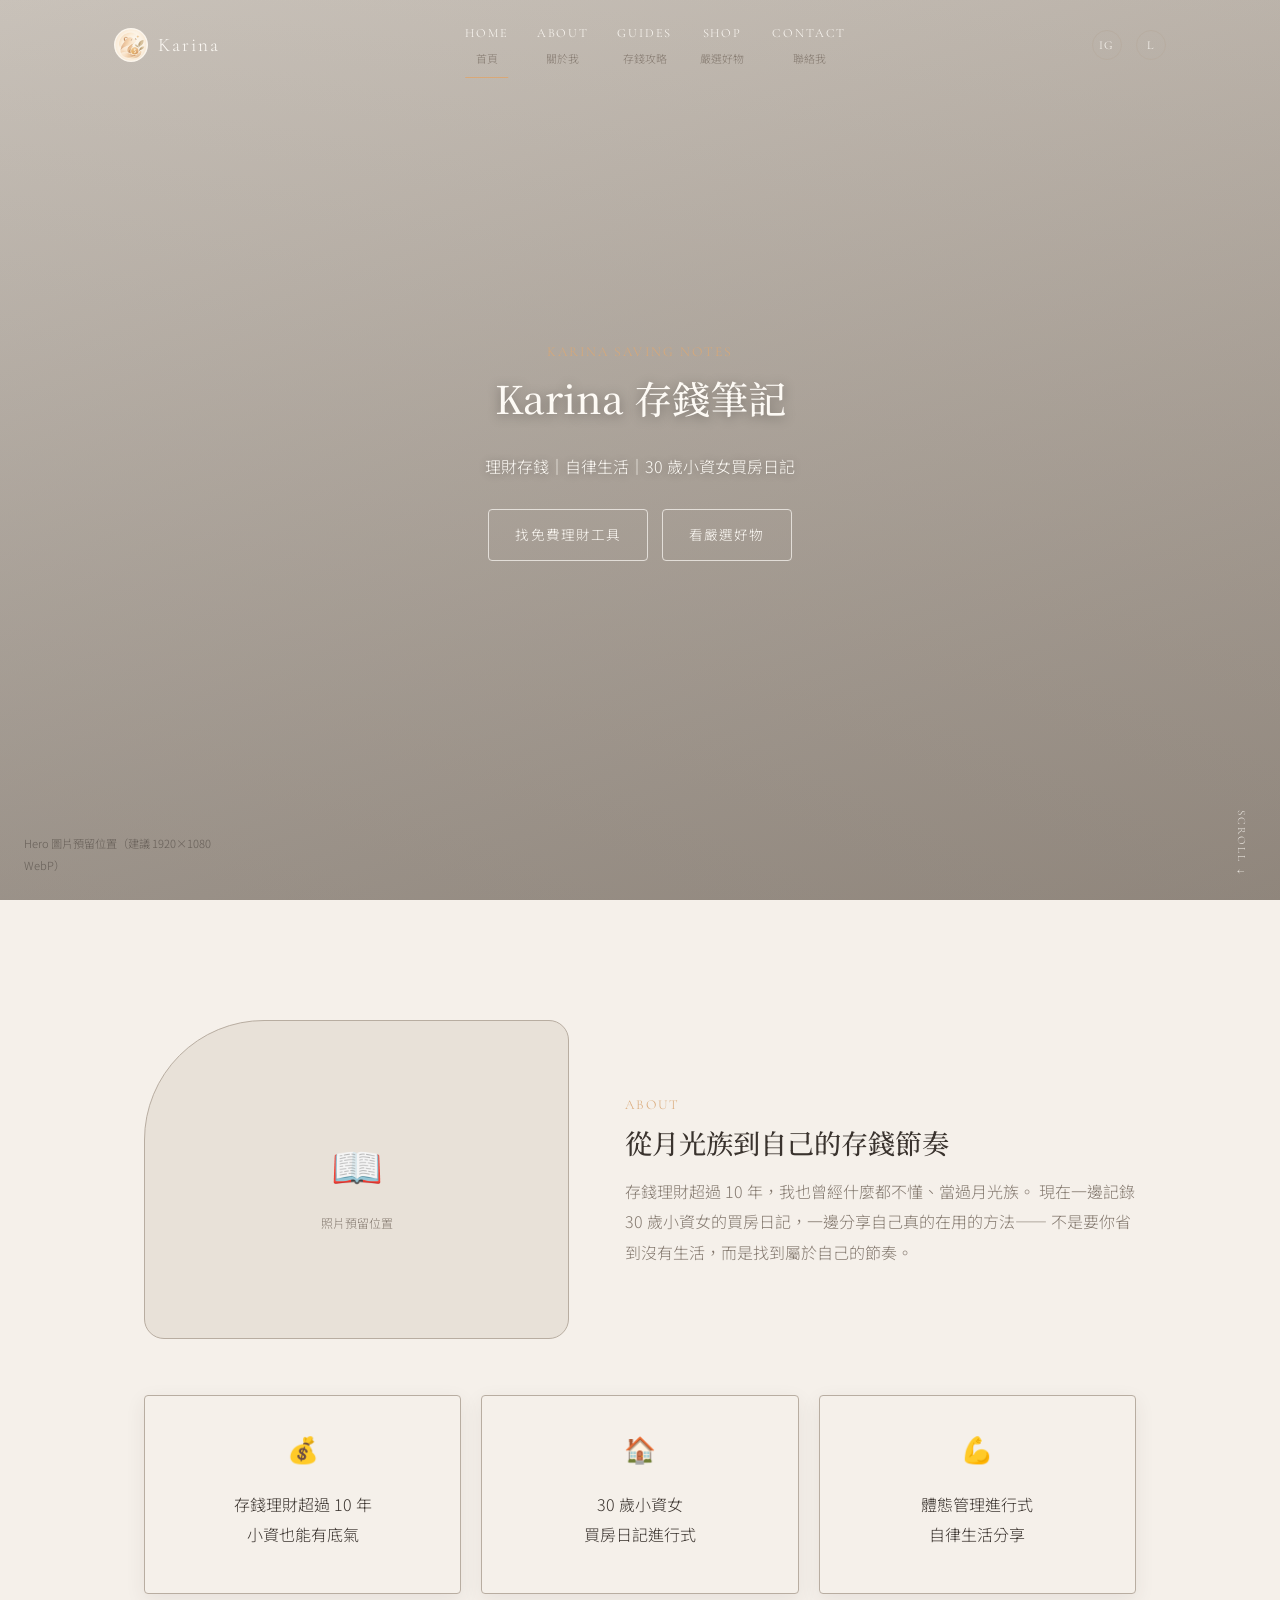
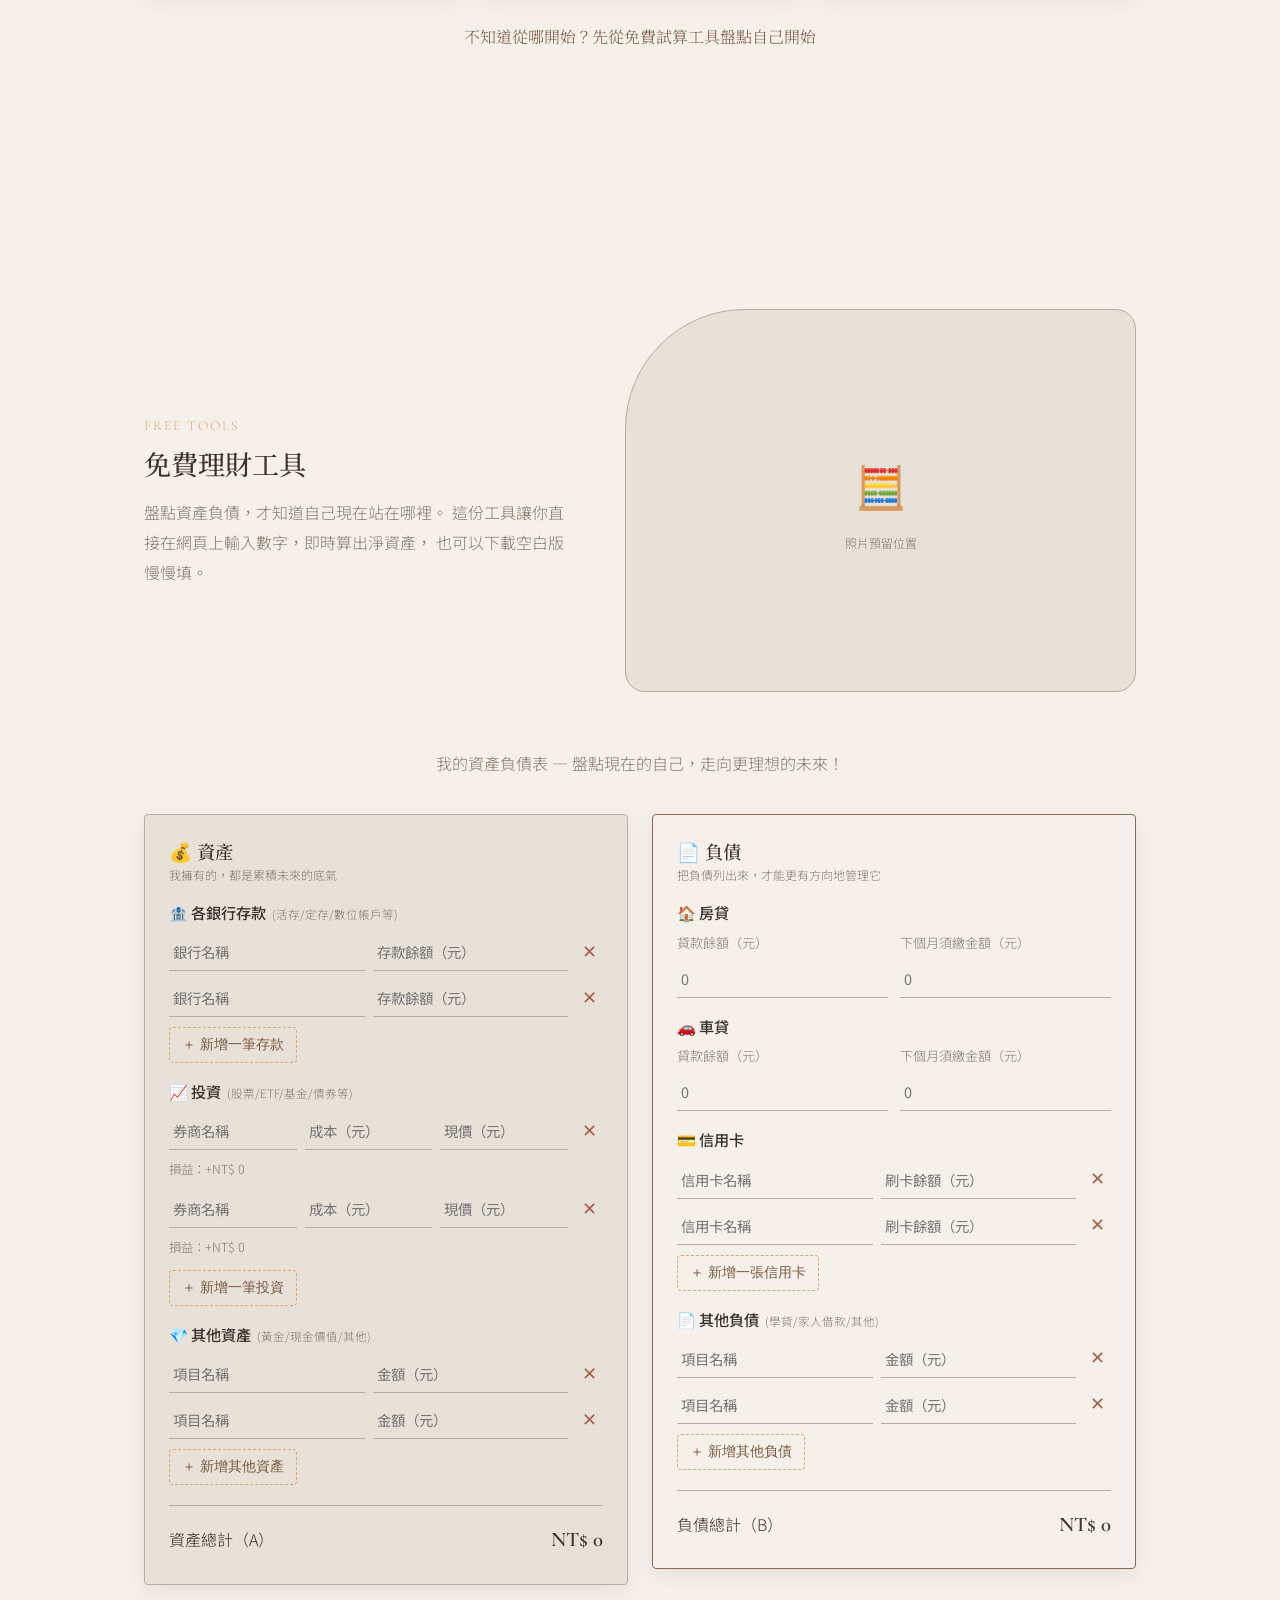
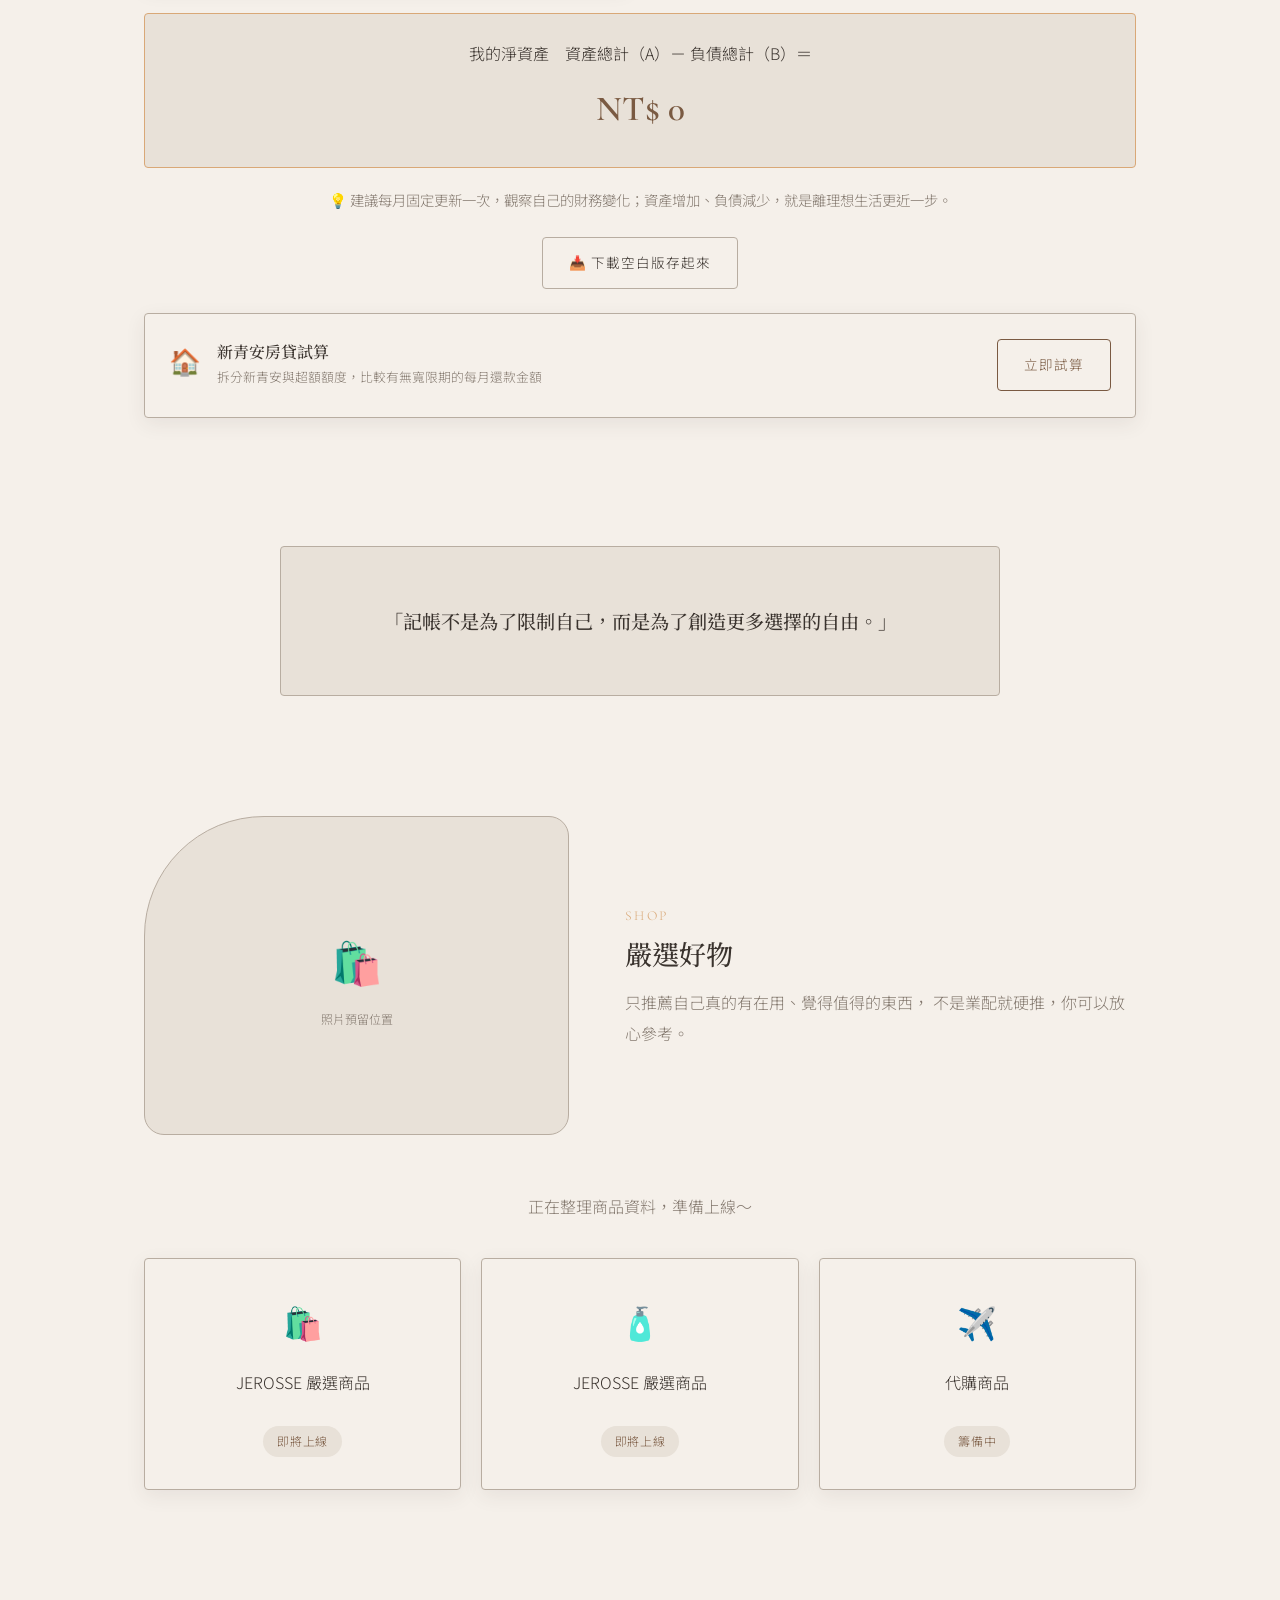
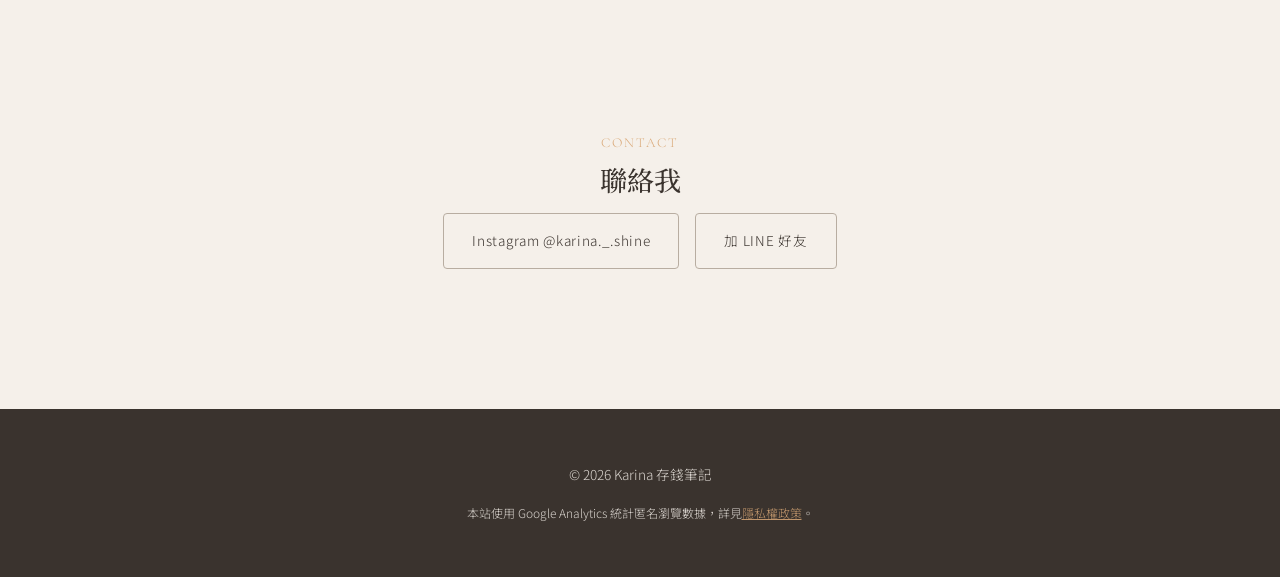
<file: index.html>
<!DOCTYPE html>
<html lang="zh-Hant">
<head>
<meta charset="UTF-8">
<meta name="viewport" content="width=device-width, initial-scale=1.0">
<title>Karina｜理財存錢筆記</title>
<meta name="description" content="Karina｜理財存錢｜自律生活 — 免費理財試算工具、存錢筆記、嚴選好物">
<link rel="icon" type="image/png" href="assets/favicon.png">
<link rel="preconnect" href="https://fonts.googleapis.com">
<link rel="preconnect" href="https://fonts.gstatic.com" crossorigin>
<link href="https://fonts.googleapis.com/css2?family=Cormorant+Garamond:ital,wght@0,400;0,600;1,400&family=Noto+Serif+TC:wght@500;700&family=Noto+Sans+TC:wght@300;400;500&display=swap" rel="stylesheet">
<link rel="stylesheet" href="styles.css?v=3">
<script src="analytics.js"></script>
</head>
<body>

<div class="intro-overlay" id="intro-overlay">
  <div class="intro-brand">Karina</div>
  <p class="intro-tagline" id="intro-tagline">理財存錢．自律生活．找到你的節奏</p>
  <button type="button" class="intro-skip" id="intro-skip">略過</button>
</div>

<header class="site-header on-hero" id="site-header">
  <div class="header-inner">
    <a href="index.html" class="brand">
      <img class="avatar" src="assets/avatar.png" alt="Karina">
      <span class="brand-name">Karina</span>
    </a>

    <button type="button" class="nav-toggle" id="nav-toggle" aria-label="開啟選單" aria-expanded="false">
      <span></span><span></span><span></span>
    </button>

    <nav class="nav" id="site-nav">
      <a href="#home" class="nav-item active"><span class="nav-en">HOME</span><span class="nav-zh">首頁</span></a>
      <a href="#about" class="nav-item"><span class="nav-en">ABOUT</span><span class="nav-zh">關於我</span></a>

      <div class="nav-item nav-dropdown">
        <button type="button" class="nav-dropdown-toggle">
          <span class="nav-en">GUIDES</span><span class="nav-zh">存錢攻略</span>
        </button>
        <div class="nav-dropdown-menu">
          <a href="guides.html">存錢攻略總覽</a>
          <a href="loan-calculator.html">房貸試算</a>
        </div>
      </div>

      <a href="#shop" class="nav-item"><span class="nav-en">SHOP</span><span class="nav-zh">嚴選好物</span></a>
      <a href="#connect" class="nav-item"><span class="nav-en">CONTACT</span><span class="nav-zh">聯絡我</span></a>
    </nav>

    <div class="header-social">
      <a href="https://www.instagram.com/karina._.shine" target="_blank" rel="noopener" aria-label="Instagram">IG</a>
      <a href="https://line.me/ti/p/~yui501023" target="_blank" rel="noopener" aria-label="LINE">L</a>
    </div>
  </div>
</header>

<main>

  <section id="home" class="hero">
    <div class="hero-media">
      <div class="hero-slide placeholder is-active" data-slide="0">
        <span class="hero-slide-caption">Hero 圖片預留位置（建議 1920×1080 WebP）</span>
      </div>
      <div class="hero-slide placeholder" data-slide="1">
        <span class="hero-slide-caption">Hero 圖片預留位置（建議 1920×1080 WebP）</span>
      </div>
    </div>
    <div class="hero-overlay">
      <span class="eyebrow">KARINA SAVING NOTES</span>
      <h1>Karina 存錢筆記</h1>
      <p class="tagline">理財存錢｜自律生活｜30 歲小資女買房日記</p>
      <div class="hero-ctas">
        <a href="#tools" class="btn btn-outline-light">找免費理財工具</a>
        <a href="#shop" class="btn btn-outline-light">看嚴選好物</a>
      </div>
    </div>
    <span class="hero-scroll-hint">SCROLL ↓</span>
  </section>

  <section id="about" class="about">
    <div class="feature-row" data-reveal>
      <div class="feature-media">
        <span class="feature-media-icon">📖</span>
        <span class="feature-media-caption">照片預留位置</span>
      </div>
      <div class="feature-text">
        <span class="eyebrow">ABOUT</span>
        <h2>從月光族到自己的存錢節奏</h2>
        <p>
          存錢理財超過 10 年，我也曾經什麼都不懂、當過月光族。
          現在一邊記錄 30 歲小資女的買房日記，一邊分享自己真的在用的方法——
          不是要你省到沒有生活，而是找到屬於自己的節奏。
        </p>
      </div>
    </div>

    <div class="about-grid" data-reveal>
      <div class="about-card">
        <span class="about-icon">💰</span>
        <p>存錢理財超過 10 年<br>小資也能有底氣</p>
      </div>
      <div class="about-card">
        <span class="about-icon">🏠</span>
        <p>30 歲小資女<br>買房日記進行式</p>
      </div>
      <div class="about-card">
        <span class="about-icon">💪</span>
        <p>體態管理進行式<br>自律生活分享</p>
      </div>
    </div>
    <p class="about-cta">不知道從哪開始？先從免費試算工具盤點自己開始</p>
  </section>

  <section id="tools" class="tools">
    <div class="feature-row reverse" data-reveal>
      <div class="feature-media">
        <span class="feature-media-icon">🧮</span>
        <span class="feature-media-caption">照片預留位置</span>
      </div>
      <div class="feature-text">
        <span class="eyebrow">FREE TOOLS</span>
        <h2>免費理財工具</h2>
        <p>
          盤點資產負債，才知道自己現在站在哪裡。
          這份工具讓你直接在網頁上輸入數字，即時算出淨資產，
          也可以下載空白版慢慢填。
        </p>
      </div>
    </div>

    <p class="section-sub">我的資產負債表 — 盤點現在的自己，走向更理想的未來！</p>

    <div class="worksheet" id="worksheet">

      <div class="worksheet-col">
        <div class="worksheet-card assets-card">
          <h3>💰 資產 <span class="hint">我擁有的，都是累積未來的底氣</span></h3>

          <div class="field-group" data-group="bank">
            <h4>🏦 各銀行存款 <span class="hint">(活存/定存/數位帳戶等)</span></h4>
            <div class="rows" data-rows="bank"></div>
            <button type="button" class="add-row" data-add="bank">＋ 新增一筆存款</button>
          </div>

          <div class="field-group" data-group="invest">
            <h4>📈 投資 <span class="hint">(股票/ETF/基金/債券等)</span></h4>
            <div class="rows rows-invest" data-rows="invest"></div>
            <button type="button" class="add-row" data-add="invest">＋ 新增一筆投資</button>
          </div>

          <div class="field-group" data-group="other-asset">
            <h4>💎 其他資產 <span class="hint">(黃金/現金價值/其他)</span></h4>
            <div class="rows" data-rows="other-asset"></div>
            <button type="button" class="add-row" data-add="other-asset">＋ 新增其他資產</button>
          </div>

          <div class="total-row">
            <span>資產總計（A）</span>
            <strong id="total-assets">NT$ 0</strong>
          </div>
        </div>
      </div>

      <div class="worksheet-col">
        <div class="worksheet-card liabilities-card">
          <h3>📄 負債 <span class="hint">把負債列出來，才能更有方向地管理它</span></h3>

          <div class="field-group">
            <h4>🏠 房貸</h4>
            <div class="loan-row">
              <label>貸款餘額（元）<input type="number" inputmode="numeric" min="0" id="home-loan-balance" placeholder="0"></label>
              <label>下個月須繳金額（元）<input type="number" inputmode="numeric" min="0" id="home-loan-payment" placeholder="0"></label>
            </div>
          </div>

          <div class="field-group">
            <h4>🚗 車貸</h4>
            <div class="loan-row">
              <label>貸款餘額（元）<input type="number" inputmode="numeric" min="0" id="car-loan-balance" placeholder="0"></label>
              <label>下個月須繳金額（元）<input type="number" inputmode="numeric" min="0" id="car-loan-payment" placeholder="0"></label>
            </div>
          </div>

          <div class="field-group" data-group="card">
            <h4>💳 信用卡</h4>
            <div class="rows" data-rows="card"></div>
            <button type="button" class="add-row" data-add="card">＋ 新增一張信用卡</button>
          </div>

          <div class="field-group" data-group="other-debt">
            <h4>📄 其他負債 <span class="hint">(學貸/家人借款/其他)</span></h4>
            <div class="rows" data-rows="other-debt"></div>
            <button type="button" class="add-row" data-add="other-debt">＋ 新增其他負債</button>
          </div>

          <div class="total-row">
            <span>負債總計（B）</span>
            <strong id="total-liabilities">NT$ 0</strong>
          </div>
        </div>
      </div>
    </div>

    <div class="networth-result">
      <span>我的淨資產　資產總計（A）－ 負債總計（B）＝</span>
      <strong id="net-worth">NT$ 0</strong>
    </div>
    <p class="reminder">💡 建議每月固定更新一次，觀察自己的財務變化；資產增加、負債減少，就是離理想生活更近一步。</p>

    <div class="tool-actions">
      <a href="assets/networth-worksheet.png" download class="btn btn-outline">📥 下載空白版存起來</a>
    </div>

    <div class="more-tool-card">
      <span class="about-icon">🏠</span>
      <div>
        <h3>新青安房貸試算</h3>
        <p class="hint">拆分新青安與超額額度，比較有無寬限期的每月還款金額</p>
      </div>
      <a href="loan-calculator.html" class="btn btn-primary">立即試算</a>
    </div>
  </section>

  <div class="quote-band" data-reveal>
    <p>「記帳不是為了限制自己，而是為了創造更多選擇的自由。」</p>
  </div>

  <section id="shop" class="shop">
    <div class="feature-row" data-reveal>
      <div class="feature-media">
        <span class="feature-media-icon">🛍️</span>
        <span class="feature-media-caption">照片預留位置</span>
      </div>
      <div class="feature-text">
        <span class="eyebrow">SHOP</span>
        <h2>嚴選好物</h2>
        <p>
          只推薦自己真的有在用、覺得值得的東西，
          不是業配就硬推，你可以放心參考。
        </p>
      </div>
    </div>

    <p class="section-sub">正在整理商品資料，準備上線～</p>
    <div class="shop-grid">
      <div class="shop-card placeholder">
        <span class="shop-icon">🛍️</span>
        <p>JEROSSE 嚴選商品</p>
        <span class="badge">即將上線</span>
      </div>
      <div class="shop-card placeholder">
        <span class="shop-icon">🧴</span>
        <p>JEROSSE 嚴選商品</p>
        <span class="badge">即將上線</span>
      </div>
      <div class="shop-card placeholder">
        <span class="shop-icon">✈️</span>
        <p>代購商品</p>
        <span class="badge">籌備中</span>
      </div>
    </div>
    <!--
      Ecwid 購物車掛載點（尚未申請 Ecwid 帳號，先保留位置）：
      1. 到 https://www.ecwid.com/ 申請帳號，取得 Store ID
      2. 在下面加入：
         <div id="my-store-STORE_ID"></div>
         <script data-cfasync="false" type="text/javascript"
           src="https://app.ecwid.com/script.js?STORE_ID&data_platform=code"></script>
      3. 把上面三張佔位卡片換成實際商品
    -->
  </section>

  <section id="connect" class="connect">
    <span class="eyebrow">CONTACT</span>
    <h2>聯絡我</h2>
    <div class="connect-links" data-reveal>
      <a href="https://www.instagram.com/karina._.shine" target="_blank" rel="noopener" class="connect-btn">
        Instagram @karina._.shine
      </a>
      <a href="https://line.me/ti/p/~yui501023" target="_blank" rel="noopener" class="connect-btn">
        加 LINE 好友
      </a>
    </div>
  </section>

</main>

<footer class="site-footer">
  <p>© <span id="year"></span> Karina 存錢筆記</p>
  <p class="analytics-note">本站使用 Google Analytics 統計匿名瀏覽數據，詳見<a href="privacy.html">隱私權政策</a>。</p>
</footer>

<script src="header.js"></script>
<script src="reveal.js"></script>
<script src="intro.js"></script>
<script src="script.js"></script>
</body>
</html>
</file>
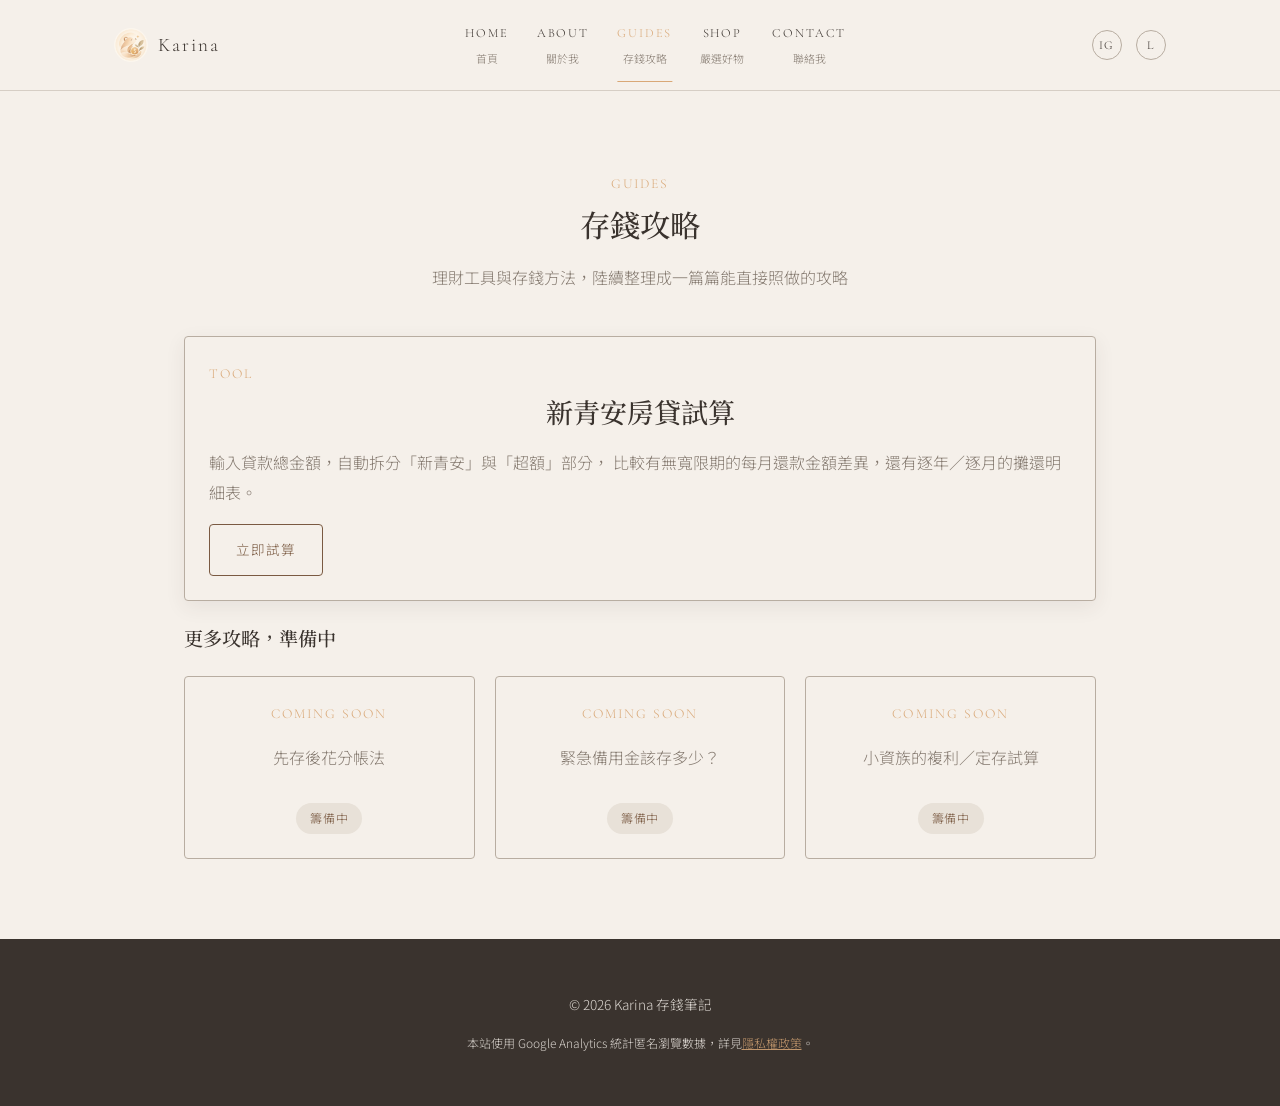
<file: guides.html>
<!DOCTYPE html>
<html lang="zh-Hant">
<head>
<meta charset="UTF-8">
<meta name="viewport" content="width=device-width, initial-scale=1.0">
<title>存錢攻略｜Karina 存錢筆記</title>
<meta name="description" content="存錢攻略總覽 — 免費理財試算工具與即將上線的存錢技巧文章">
<link rel="icon" type="image/png" href="assets/favicon.png">
<link rel="preconnect" href="https://fonts.googleapis.com">
<link rel="preconnect" href="https://fonts.gstatic.com" crossorigin>
<link href="https://fonts.googleapis.com/css2?family=Cormorant+Garamond:ital,wght@0,400;0,600;1,400&family=Noto+Serif+TC:wght@500;700&family=Noto+Sans+TC:wght@300;400;500&display=swap" rel="stylesheet">
<link rel="stylesheet" href="styles.css?v=3">
<script src="analytics.js"></script>
</head>
<body>

<header class="site-header" id="site-header">
  <div class="header-inner">
    <a href="index.html" class="brand">
      <img class="avatar" src="assets/avatar.png" alt="Karina">
      <span class="brand-name">Karina</span>
    </a>

    <button type="button" class="nav-toggle" id="nav-toggle" aria-label="開啟選單" aria-expanded="false">
      <span></span><span></span><span></span>
    </button>

    <nav class="nav" id="site-nav">
      <a href="index.html#home" class="nav-item"><span class="nav-en">HOME</span><span class="nav-zh">首頁</span></a>
      <a href="index.html#about" class="nav-item"><span class="nav-en">ABOUT</span><span class="nav-zh">關於我</span></a>

      <div class="nav-item nav-dropdown active">
        <button type="button" class="nav-dropdown-toggle">
          <span class="nav-en">GUIDES</span><span class="nav-zh">存錢攻略</span>
        </button>
        <div class="nav-dropdown-menu">
          <a href="guides.html" class="active">存錢攻略總覽</a>
          <a href="loan-calculator.html">房貸試算</a>
        </div>
      </div>

      <a href="index.html#shop" class="nav-item"><span class="nav-en">SHOP</span><span class="nav-zh">嚴選好物</span></a>
      <a href="index.html#connect" class="nav-item"><span class="nav-en">CONTACT</span><span class="nav-zh">聯絡我</span></a>
    </nav>

    <div class="header-social">
      <a href="https://www.instagram.com/karina._.shine" target="_blank" rel="noopener" aria-label="Instagram">IG</a>
      <a href="https://line.me/ti/p/~yui501023" target="_blank" rel="noopener" aria-label="LINE">L</a>
    </div>
  </div>
</header>

<main class="calc-page">
  <div class="guides-hero" data-reveal>
    <span class="eyebrow">GUIDES</span>
    <h1>存錢攻略</h1>
    <p class="section-sub">理財工具與存錢方法，陸續整理成一篇篇能直接照做的攻略</p>
  </div>

  <section class="calc-card" data-reveal>
    <span class="eyebrow">TOOL</span>
    <h2>新青安房貸試算</h2>
    <p style="color: var(--taupe);">
      輸入貸款總金額，自動拆分「新青安」與「超額」部分，
      比較有無寬限期的每月還款金額差異，還有逐年／逐月的攤還明細表。
    </p>
    <a href="loan-calculator.html" class="btn btn-primary">立即試算</a>
  </section>

  <section data-reveal>
    <h2 style="text-align:left; font-size:1.2rem; margin-bottom: 16px;">更多攻略，準備中</h2>
    <div class="guides-list">
      <div class="guide-card">
        <span class="eyebrow">COMING SOON</span>
        <p>先存後花分帳法</p>
        <span class="badge">籌備中</span>
      </div>
      <div class="guide-card">
        <span class="eyebrow">COMING SOON</span>
        <p>緊急備用金該存多少？</p>
        <span class="badge">籌備中</span>
      </div>
      <div class="guide-card">
        <span class="eyebrow">COMING SOON</span>
        <p>小資族的複利／定存試算</p>
        <span class="badge">籌備中</span>
      </div>
    </div>
  </section>
</main>

<footer class="site-footer">
  <p>© <span id="year"></span> Karina 存錢筆記</p>
  <p class="analytics-note">本站使用 Google Analytics 統計匿名瀏覽數據，詳見<a href="privacy.html">隱私權政策</a>。</p>
</footer>

<script src="header.js"></script>
<script src="reveal.js"></script>
<script>document.getElementById('year').textContent = new Date().getFullYear();</script>
</body>
</html>
</file>
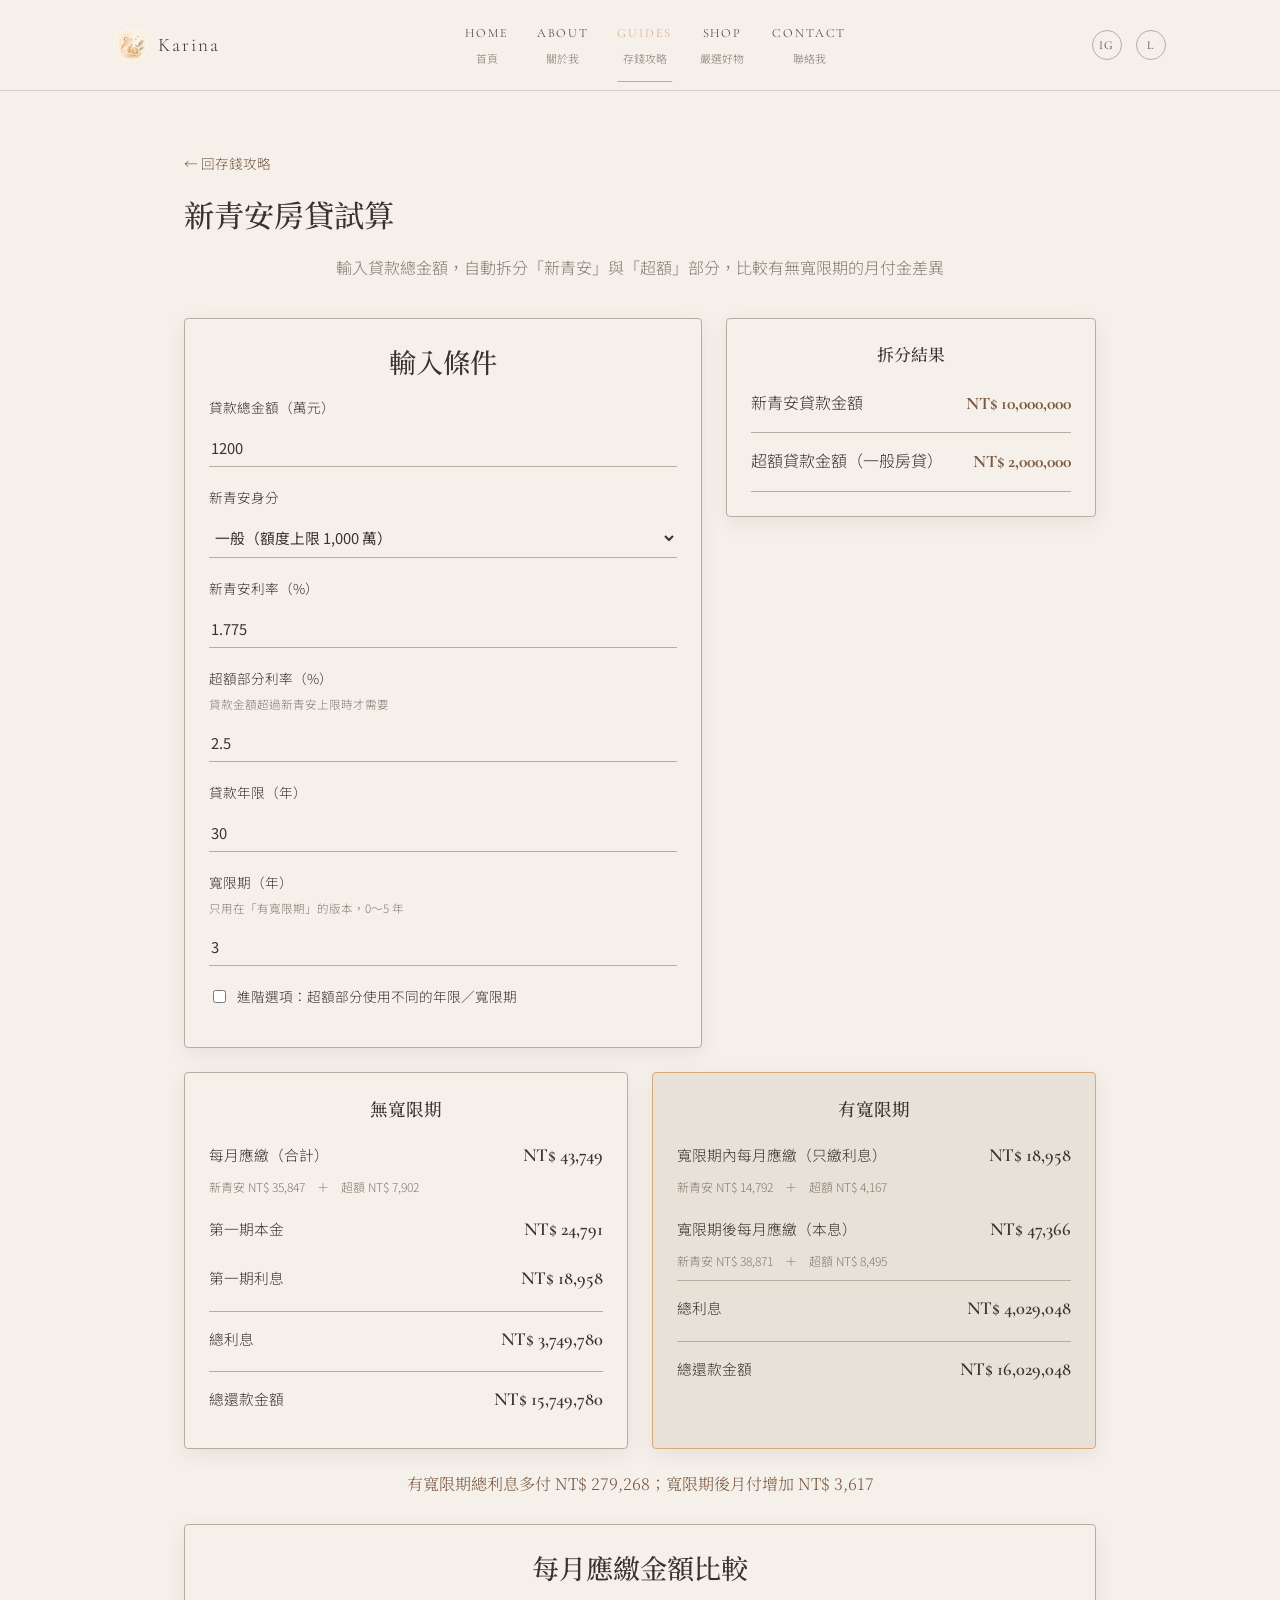
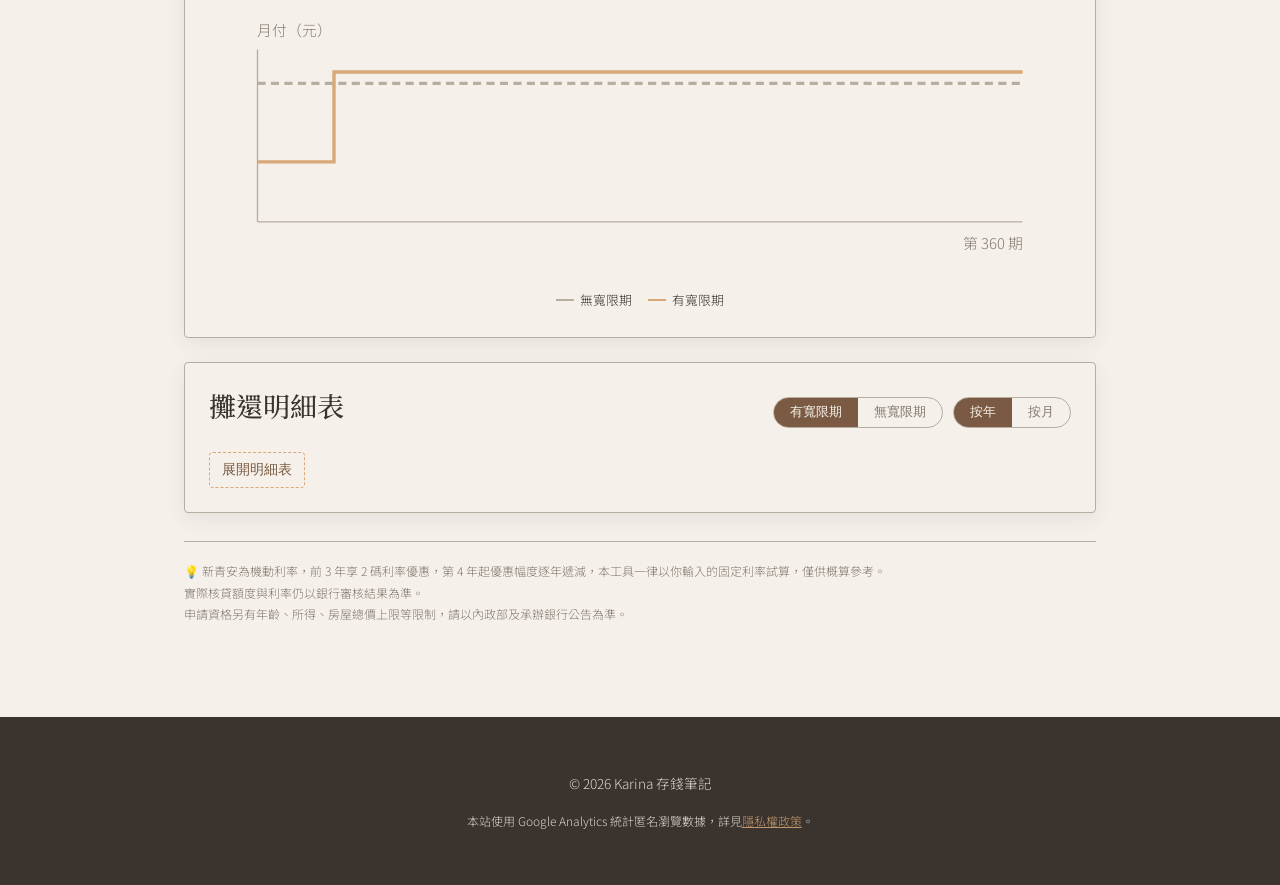
<file: loan-calculator.html>
<!DOCTYPE html>
<html lang="zh-Hant">
<head>
<meta charset="UTF-8">
<meta name="viewport" content="width=device-width, initial-scale=1.0">
<title>新青安房貸試算｜Karina 存錢筆記</title>
<meta name="description" content="新青安房貸試算工具 — 自動拆分新青安額度與超額部分，比較有無寬限期的每月還款金額">
<link rel="icon" type="image/png" href="assets/favicon.png">
<link rel="preconnect" href="https://fonts.googleapis.com">
<link rel="preconnect" href="https://fonts.gstatic.com" crossorigin>
<link href="https://fonts.googleapis.com/css2?family=Cormorant+Garamond:ital,wght@0,400;0,600;1,400&family=Noto+Serif+TC:wght@500;700&family=Noto+Sans+TC:wght@300;400;500&display=swap" rel="stylesheet">
<link rel="stylesheet" href="styles.css?v=3">
<script src="analytics.js"></script>
</head>
<body>

<header class="site-header" id="site-header">
  <div class="header-inner">
    <a href="index.html" class="brand">
      <img class="avatar" src="assets/avatar.png" alt="Karina">
      <span class="brand-name">Karina</span>
    </a>

    <button type="button" class="nav-toggle" id="nav-toggle" aria-label="開啟選單" aria-expanded="false">
      <span></span><span></span><span></span>
    </button>

    <nav class="nav" id="site-nav">
      <a href="index.html#home" class="nav-item"><span class="nav-en">HOME</span><span class="nav-zh">首頁</span></a>
      <a href="index.html#about" class="nav-item"><span class="nav-en">ABOUT</span><span class="nav-zh">關於我</span></a>

      <div class="nav-item nav-dropdown active">
        <button type="button" class="nav-dropdown-toggle">
          <span class="nav-en">GUIDES</span><span class="nav-zh">存錢攻略</span>
        </button>
        <div class="nav-dropdown-menu">
          <a href="guides.html">存錢攻略總覽</a>
          <a href="loan-calculator.html" class="active">房貸試算</a>
        </div>
      </div>

      <a href="index.html#shop" class="nav-item"><span class="nav-en">SHOP</span><span class="nav-zh">嚴選好物</span></a>
      <a href="index.html#connect" class="nav-item"><span class="nav-en">CONTACT</span><span class="nav-zh">聯絡我</span></a>
    </nav>

    <div class="header-social">
      <a href="https://www.instagram.com/karina._.shine" target="_blank" rel="noopener" aria-label="Instagram">IG</a>
      <a href="https://line.me/ti/p/~yui501023" target="_blank" rel="noopener" aria-label="LINE">L</a>
    </div>
  </div>
</header>

<main class="calc-page">

  <a href="guides.html" class="back-link">← 回存錢攻略</a>
  <h1>新青安房貸試算</h1>
  <p class="section-sub">輸入貸款總金額，自動拆分「新青安」與「超額」部分，比較有無寬限期的月付金差異</p>

  <div class="calc-layout">

    <section class="calc-card calc-form-card">
      <h2>輸入條件</h2>

      <label class="field">
        <span>貸款總金額（萬元）</span>
        <input type="number" id="total-wan" min="1" step="1" value="1200">
      </label>

      <label class="field">
        <span>新青安身分</span>
        <select id="identity">
          <option value="general">一般（額度上限 1,000 萬）</option>
          <option value="newlywed">新婚家庭（額度上限 1,200 萬）</option>
          <option value="childcare">育兒家庭（額度上限 1,500 萬）</option>
        </select>
      </label>

      <label class="field">
        <span>新青安利率（%）</span>
        <input type="number" id="qingan-rate" min="0" max="20" step="0.001" value="1.775">
      </label>

      <label class="field" id="excess-rate-field">
        <span>超額部分利率（%）<span class="hint">貸款金額超過新青安上限時才需要</span></span>
        <input type="number" id="excess-rate" min="0" max="20" step="0.001" value="2.5">
      </label>

      <label class="field">
        <span>貸款年限（年）</span>
        <input type="number" id="term-years" min="1" max="40" step="1" value="30">
      </label>

      <label class="field">
        <span>寬限期（年）<span class="hint">只用在「有寬限期」的版本，0～5 年</span></span>
        <input type="number" id="grace-years" min="0" max="5" step="1" value="3">
      </label>

      <label class="field-checkbox">
        <input type="checkbox" id="advanced-toggle">
        <span>進階選項：超額部分使用不同的年限／寬限期</span>
      </label>

      <div id="advanced-fields" class="advanced-fields" hidden>
        <label class="field">
          <span>超額部分年限（年）</span>
          <input type="number" id="excess-term-years" min="1" max="40" step="1" value="30">
        </label>
        <label class="field">
          <span>超額部分寬限期（年）</span>
          <input type="number" id="excess-grace-years" min="0" max="5" step="1" value="3">
        </label>
      </div>

      <p id="calc-error" class="calc-error" hidden></p>
    </section>

    <section class="calc-card calc-summary-card">
      <h2>拆分結果</h2>
      <div class="summary-row">
        <span>新青安貸款金額</span>
        <strong id="summary-qingan">NT$ 0</strong>
      </div>
      <div class="summary-row" id="summary-excess-row" hidden>
        <span>超額貸款金額（一般房貸）</span>
        <strong id="summary-excess">NT$ 0</strong>
      </div>
    </section>

  </div>

  <div class="compare-grid">
    <section class="calc-card compare-card">
      <h2>無寬限期</h2>
      <div class="compare-line">
        <span>每月應繳（合計）</span>
        <strong id="ng-monthly-total">NT$ 0</strong>
      </div>
      <p class="compare-breakdown" id="ng-monthly-break">新青安 NT$ 0　＋　超額 NT$ 0</p>
      <div class="compare-line">
        <span>第一期本金</span>
        <strong id="ng-first-principal">NT$ 0</strong>
      </div>
      <div class="compare-line">
        <span>第一期利息</span>
        <strong id="ng-first-interest">NT$ 0</strong>
      </div>
      <div class="compare-line total">
        <span>總利息</span>
        <strong id="ng-total-interest">NT$ 0</strong>
      </div>
      <div class="compare-line total">
        <span>總還款金額</span>
        <strong id="ng-total-payment">NT$ 0</strong>
      </div>
    </section>

    <section class="calc-card compare-card highlight">
      <h2>有寬限期</h2>
      <div class="compare-line">
        <span>寬限期內每月應繳（只繳利息）</span>
        <strong id="g-during-monthly">NT$ 0</strong>
      </div>
      <p class="compare-breakdown" id="g-during-break">新青安 NT$ 0　＋　超額 NT$ 0</p>
      <div class="compare-line">
        <span>寬限期後每月應繳（本息）</span>
        <strong id="g-after-monthly">NT$ 0</strong>
      </div>
      <p class="compare-breakdown" id="g-after-break">新青安 NT$ 0　＋　超額 NT$ 0</p>
      <div class="compare-line total">
        <span>總利息</span>
        <strong id="g-total-interest">NT$ 0</strong>
      </div>
      <div class="compare-line total">
        <span>總還款金額</span>
        <strong id="g-total-payment">NT$ 0</strong>
      </div>
    </section>
  </div>

  <p class="diff-note" id="diff-note"></p>

  <section class="calc-card chart-card">
    <h2>每月應繳金額比較</h2>
    <div id="payment-chart" class="chart-wrap"></div>
  </section>

  <section class="calc-card schedule-card">
    <div class="schedule-header">
      <h2>攤還明細表</h2>
      <div class="toggle-group">
        <div class="toggle-set" data-toggle="scenario">
          <button type="button" class="toggle-btn active" data-value="grace">有寬限期</button>
          <button type="button" class="toggle-btn" data-value="noGrace">無寬限期</button>
        </div>
        <div class="toggle-set" data-toggle="granularity">
          <button type="button" class="toggle-btn active" data-value="year">按年</button>
          <button type="button" class="toggle-btn" data-value="month">按月</button>
        </div>
      </div>
    </div>
    <button type="button" id="schedule-expand" class="add-row">展開明細表</button>
    <div id="schedule-table-wrap" class="schedule-table-wrap" hidden>
      <table class="schedule-table">
        <thead>
          <tr><th id="schedule-period-label">年度</th><th>本金</th><th>利息</th><th>剩餘本金</th></tr>
        </thead>
        <tbody id="schedule-body"></tbody>
      </table>
    </div>
  </section>

  <p class="disclaimer">
    💡 新青安為機動利率，前 3 年享 2 碼利率優惠，第 4 年起優惠幅度逐年遞減，本工具一律以你輸入的固定利率試算，僅供概算參考。<br>
    實際核貸額度與利率仍以銀行審核結果為準。<br>
    申請資格另有年齡、所得、房屋總價上限等限制，請以內政部及承辦銀行公告為準。
  </p>

</main>

<footer class="site-footer">
  <p>© <span id="year"></span> Karina 存錢筆記</p>
  <p class="analytics-note">本站使用 Google Analytics 統計匿名瀏覽數據，詳見<a href="privacy.html">隱私權政策</a>。</p>
</footer>

<script src="header.js"></script>
<script src="calc.js"></script>
<script src="loan-calculator.js"></script>
</body>
</html>
</file>
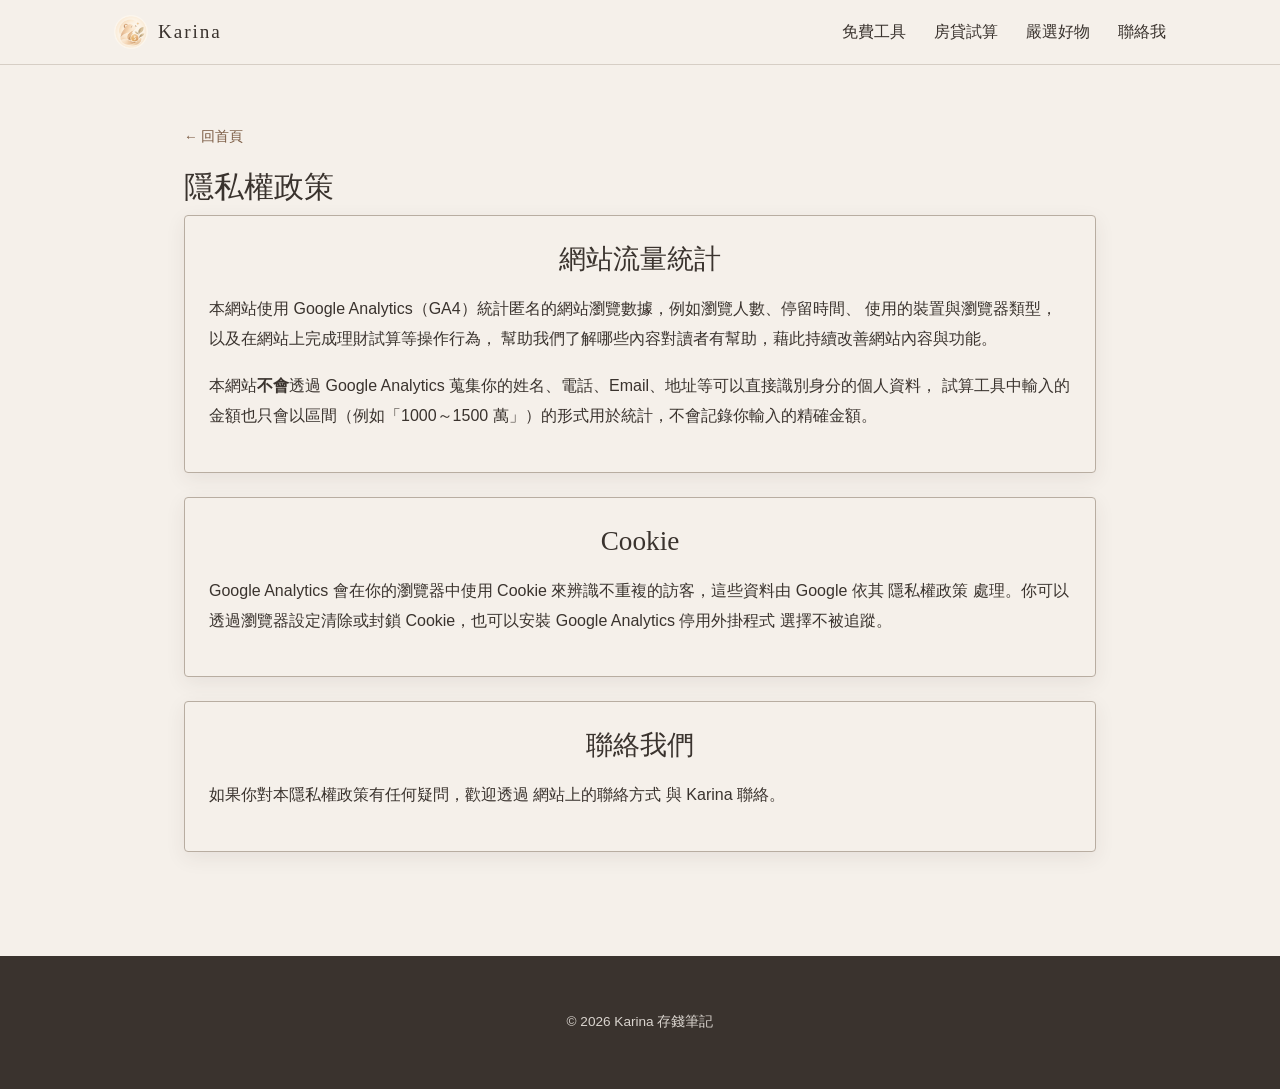
<file: privacy.html>
<!DOCTYPE html>
<html lang="zh-Hant">
<head>
<meta charset="UTF-8">
<meta name="viewport" content="width=device-width, initial-scale=1.0">
<title>隱私權政策｜Karina 存錢筆記</title>
<meta name="description" content="Karina 存錢筆記網站的隱私權政策">
<link rel="icon" type="image/png" href="assets/favicon.png">
<link rel="stylesheet" href="styles.css?v=2">
<script src="analytics.js"></script>
</head>
<body>

<header class="site-header">
  <div class="header-inner">
    <a href="index.html" class="brand">
      <img class="avatar" src="assets/avatar.png" alt="Karina">
      <span class="brand-name">Karina</span>
    </a>
    <nav class="nav">
      <a href="index.html#tools">免費工具</a>
      <a href="loan-calculator.html">房貸試算</a>
      <a href="index.html#shop">嚴選好物</a>
      <a href="index.html#connect">聯絡我</a>
    </nav>
  </div>
</header>

<main class="calc-page">
  <a href="index.html" class="back-link">← 回首頁</a>
  <h1>隱私權政策</h1>

  <section class="calc-card">
    <h2>網站流量統計</h2>
    <p>
      本網站使用 Google Analytics（GA4）統計匿名的網站瀏覽數據，例如瀏覽人數、停留時間、
      使用的裝置與瀏覽器類型，以及在網站上完成理財試算等操作行為，
      幫助我們了解哪些內容對讀者有幫助，藉此持續改善網站內容與功能。
    </p>
    <p>
      本網站<strong>不會</strong>透過 Google Analytics 蒐集你的姓名、電話、Email、地址等可以直接識別身分的個人資料，
      試算工具中輸入的金額也只會以區間（例如「1000～1500 萬」）的形式用於統計，不會記錄你輸入的精確金額。
    </p>
  </section>

  <section class="calc-card">
    <h2>Cookie</h2>
    <p>
      Google Analytics 會在你的瀏覽器中使用 Cookie 來辨識不重複的訪客，這些資料由 Google 依其
      <a href="https://policies.google.com/privacy" target="_blank" rel="noopener">隱私權政策</a>
      處理。你可以透過瀏覽器設定清除或封鎖 Cookie，也可以安裝
      <a href="https://tools.google.com/dlpage/gaoptout" target="_blank" rel="noopener">Google Analytics 停用外掛程式</a>
      選擇不被追蹤。
    </p>
  </section>

  <section class="calc-card">
    <h2>聯絡我們</h2>
    <p>
      如果你對本隱私權政策有任何疑問，歡迎透過
      <a href="index.html#connect">網站上的聯絡方式</a>
      與 Karina 聯絡。
    </p>
  </section>
</main>

<footer class="site-footer">
  <p>© <span id="year"></span> Karina 存錢筆記</p>
</footer>

<script>document.getElementById('year').textContent = new Date().getFullYear();</script>
</body>
</html>
</file>
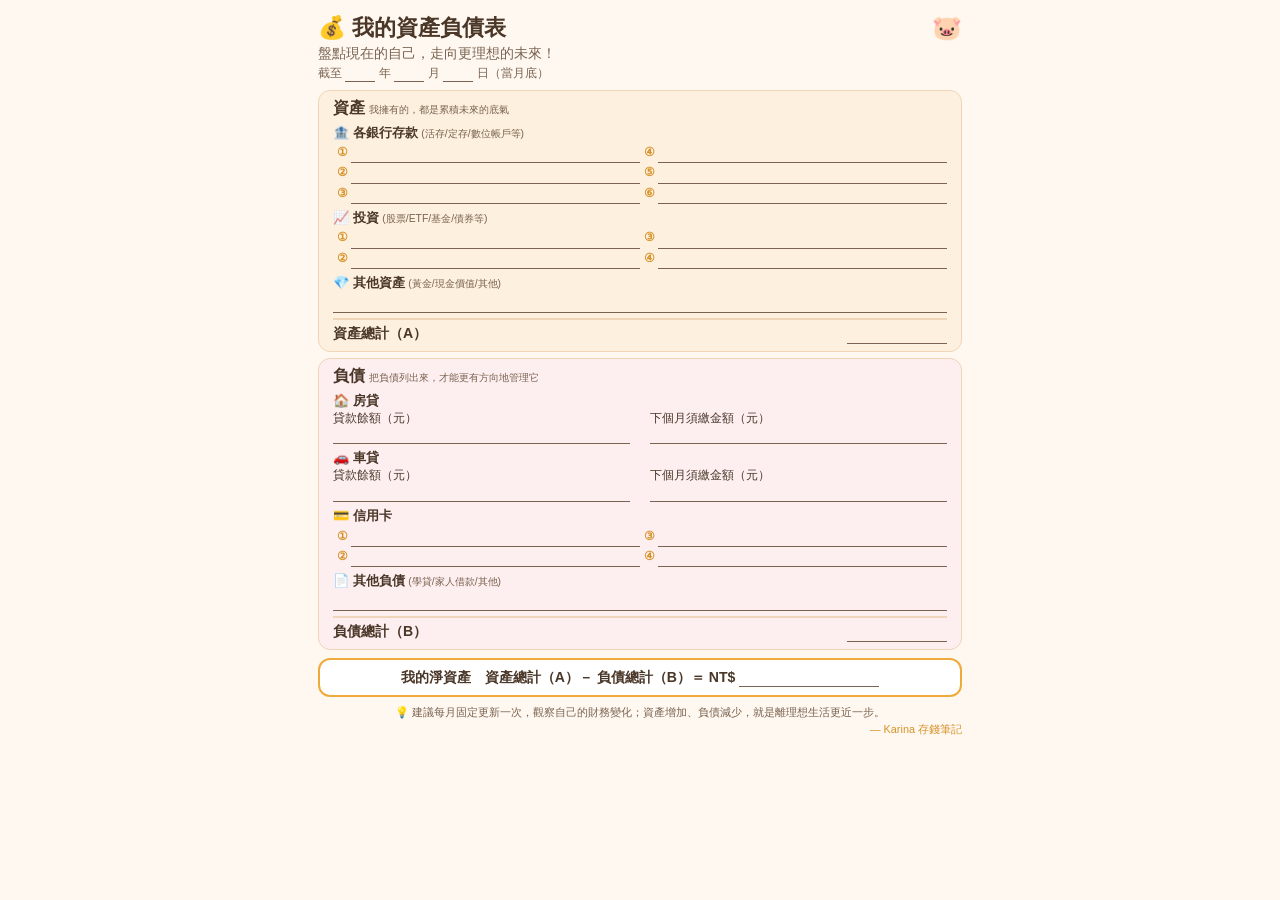
<file: assets/networth-worksheet-source.html>
<!DOCTYPE html>
<html lang="zh-Hant">
<head>
<meta charset="UTF-8">
<title>資產負債表列印版</title>
<style>
  :root {
    --cream: #fff8f0;
    --peach: #fbe3c7;
    --peach-light: #fdf0de;
    --pink: #f6c3cd;
    --mustard: #eeab3c;
    --mustard-dark: #d6922a;
    --brown: #4a3728;
    --brown-soft: #7a6350;
    --card-border: #f0d5b8;
  }
  * { box-sizing: border-box; }
  body {
    margin: 0;
    background: var(--cream);
    color: var(--brown);
    font-family: "PingFang TC", "Microsoft JhengHei", "Heiti TC", "Noto Sans TC", sans-serif;
    line-height: 1.3;
  }
  .sheet { max-width: 680px; margin: 0 auto; padding: 12px 18px 10px; }
  table { table-layout: fixed; width: 100%; border-collapse: collapse; margin-bottom: 4px; }
  td.num { width: 18px; color: var(--mustard-dark); font-weight: 700; }
  td.line { border-bottom: 1px solid var(--brown-soft); }
  td { font-size: 0.74rem; padding: 2px 4px; }

  .title-row {
    display: flex;
    align-items: center;
    justify-content: space-between;
    margin-bottom: 2px;
  }
  .title-row h1 { font-size: 1.4rem; margin: 0; }
  .badge-icon { font-size: 1.5rem; }
  .subtitle { color: var(--brown-soft); margin: 0 0 2px; font-size: 0.85rem; }
  .date-line { color: var(--brown-soft); font-size: 0.78rem; margin-bottom: 8px; }
  .blank { display: inline-block; border-bottom: 1px solid var(--brown-soft); min-width: 30px; }

  .card {
    border-radius: 12px;
    border: 1px solid var(--card-border);
    padding: 7px 14px;
    margin-bottom: 6px;
  }
  .assets-card { background: var(--peach-light); }
  .liabilities-card { background: #fdeef0; }
  .card h2 { font-size: 1rem; margin: 0 0 1px; }
  .card .hint { font-size: 0.65rem; font-weight: 400; color: var(--brown-soft); }
  h3 { font-size: 0.82rem; margin: 5px 0 2px; }
  h3 .hint { font-size: 0.62rem; font-weight: 400; color: var(--brown-soft); }

  .loan-row { display: flex; gap: 20px; font-size: 0.74rem; margin-bottom: 4px; }
  .loan-row div { flex: 1; }
  .loan-row span.blank { display: block; margin-top: 2px; }

  .total-row {
    display: flex;
    justify-content: space-between;
    border-top: 2px solid var(--card-border);
    margin-top: 5px;
    padding-top: 4px;
    font-weight: 700;
    font-size: 0.88rem;
  }

  .networth-box {
    text-align: center;
    background: #fff;
    border: 2px solid var(--mustard);
    border-radius: 12px;
    padding: 8px;
    margin: 8px 0;
    font-weight: 700;
    font-size: 0.88rem;
  }

  .reminder { font-size: 0.7rem; color: var(--brown-soft); text-align: center; margin: 4px 0 0; }
  .credit { text-align: right; font-size: 0.68rem; color: var(--mustard-dark); margin: 2px 0 0; }
  p { margin: 0 0 4px; }
</style>
</head>
<body>
<div class="sheet">

  <div class="title-row">
    <h1>💰 我的資產負債表</h1>
    <span class="badge-icon">🐷</span>
  </div>
  <p class="subtitle">盤點現在的自己，走向更理想的未來！</p>
  <p class="date-line">截至 <span class="blank">&nbsp;</span> 年 <span class="blank">&nbsp;</span> 月 <span class="blank">&nbsp;</span> 日（當月底）</p>

  <div class="card assets-card">
    <h2>資產 <span class="hint">我擁有的，都是累積未來的底氣</span></h2>

    <h3>🏦 各銀行存款 <span class="hint">(活存/定存/數位帳戶等)</span></h3>
    <table>
      <tr>
        <td class="num">①</td><td class="line">&nbsp;</td><td class="line">&nbsp;</td>
        <td class="num">④</td><td class="line">&nbsp;</td><td class="line">&nbsp;</td>
      </tr>
      <tr>
        <td class="num">②</td><td class="line">&nbsp;</td><td class="line">&nbsp;</td>
        <td class="num">⑤</td><td class="line">&nbsp;</td><td class="line">&nbsp;</td>
      </tr>
      <tr>
        <td class="num">③</td><td class="line">&nbsp;</td><td class="line">&nbsp;</td>
        <td class="num">⑥</td><td class="line">&nbsp;</td><td class="line">&nbsp;</td>
      </tr>
    </table>

    <h3>📈 投資 <span class="hint">(股票/ETF/基金/債券等)</span></h3>
    <table>
      <tr>
        <td class="num">①</td><td class="line">&nbsp;</td><td class="line">&nbsp;</td><td class="line">&nbsp;</td>
        <td class="num">③</td><td class="line">&nbsp;</td><td class="line">&nbsp;</td><td class="line">&nbsp;</td>
      </tr>
      <tr>
        <td class="num">②</td><td class="line">&nbsp;</td><td class="line">&nbsp;</td><td class="line">&nbsp;</td>
        <td class="num">④</td><td class="line">&nbsp;</td><td class="line">&nbsp;</td><td class="line">&nbsp;</td>
      </tr>
    </table>

    <h3>💎 其他資產 <span class="hint">(黃金/現金價值/其他)</span></h3>
    <table>
      <tr><td class="line">&nbsp;</td><td class="line">&nbsp;</td></tr>
    </table>

    <div class="total-row"><span>資產總計（A）</span><span class="blank" style="min-width:100px">&nbsp;</span></div>
  </div>

  <div class="card liabilities-card">
    <h2>負債 <span class="hint">把負債列出來，才能更有方向地管理它</span></h2>

    <h3>🏠 房貸</h3>
    <div class="loan-row">
      <div>貸款餘額（元）<span class="blank">&nbsp;</span></div>
      <div>下個月須繳金額（元）<span class="blank">&nbsp;</span></div>
    </div>

    <h3>🚗 車貸</h3>
    <div class="loan-row">
      <div>貸款餘額（元）<span class="blank">&nbsp;</span></div>
      <div>下個月須繳金額（元）<span class="blank">&nbsp;</span></div>
    </div>

    <h3>💳 信用卡</h3>
    <table>
      <tr>
        <td class="num">①</td><td class="line">&nbsp;</td><td class="line">&nbsp;</td>
        <td class="num">③</td><td class="line">&nbsp;</td><td class="line">&nbsp;</td>
      </tr>
      <tr>
        <td class="num">②</td><td class="line">&nbsp;</td><td class="line">&nbsp;</td>
        <td class="num">④</td><td class="line">&nbsp;</td><td class="line">&nbsp;</td>
      </tr>
    </table>

    <h3>📄 其他負債 <span class="hint">(學貸/家人借款/其他)</span></h3>
    <table>
      <tr><td class="line">&nbsp;</td><td class="line">&nbsp;</td></tr>
    </table>

    <div class="total-row"><span>負債總計（B）</span><span class="blank" style="min-width:100px">&nbsp;</span></div>
  </div>

  <div class="networth-box">
    我的淨資產　資產總計（A）－ 負債總計（B）＝ NT$
    <span class="blank" style="display:inline-block;min-width:140px">&nbsp;</span>
  </div>

  <p class="reminder">💡 建議每月固定更新一次，觀察自己的財務變化；資產增加、負債減少，就是離理想生活更近一步。</p>
  <p class="credit">— Karina 存錢筆記</p>
</div>
</body>
</html>
</file>
<file: styles.css>
:root {
  --linen: #f5f0ea;
  --greige-light: #e8e1d8;
  --greige: #b8ada1;
  --walnut: #7a5a42;
  --glow: #d9a877;
  --bronze: #8c6b52;
  --charcoal: #3a332e;
  --taupe: #857a70;
  --warn: #a8624b;

  --radius: 16px;
  --shadow: 0 6px 20px rgba(58, 51, 46, 0.08);
  --ease: cubic-bezier(0.22, 1, 0.36, 1);

  --font-en: "Cormorant Garamond", serif;
  --font-serif-tc: "Noto Serif TC", "PingFang TC", serif;
  --font-sans-tc: "Noto Sans TC", "PingFang TC", "Microsoft JhengHei", sans-serif;
}

* { box-sizing: border-box; }

body {
  margin: 0;
  min-height: 100vh;
  background: var(--linen);
  color: var(--charcoal);
  font-family: var(--font-sans-tc);
  font-weight: 300;
  line-height: 1.9;
}

body.intro-active,
body.nav-open { overflow: hidden; }

a { color: inherit; text-decoration: none; }

h1, h2, h3, h4 {
  margin: 0 0 0.5em;
  font-family: var(--font-serif-tc);
  font-weight: 500;
  line-height: 1.4;
}

p { line-height: 1.9; }

img { max-width: 100%; display: block; }

.eyebrow {
  display: block;
  font-family: var(--font-en);
  font-size: 0.85rem;
  letter-spacing: 0.15em;
  color: var(--glow);
  margin-bottom: 6px;
}

/* Header */
.site-header {
  position: sticky;
  top: 0;
  z-index: 100;
  background: var(--linen);
  border-bottom: 1px solid rgba(184, 173, 161, 0.5);
  transition: background 0.3s var(--ease), border-color 0.3s var(--ease);
}

.site-header.on-hero {
  position: absolute;
  width: 100%;
  background: transparent;
  border-bottom-color: transparent;
}

.site-header.on-hero .nav-item,
.site-header.on-hero .brand-name,
.site-header.on-hero .header-social a {
  color: #fdfaf5;
}

.site-header.on-hero.is-scrolled {
  position: sticky;
  background: rgba(245, 240, 234, 0.96);
  border-bottom-color: rgba(184, 173, 161, 0.5);
}

.site-header.on-hero.is-scrolled .nav-item,
.site-header.on-hero.is-scrolled .brand-name,
.site-header.on-hero.is-scrolled .header-social a {
  color: var(--charcoal);
}

.header-inner {
  max-width: 1100px;
  margin: 0 auto;
  padding: 14px 24px;
  display: flex;
  align-items: center;
  justify-content: space-between;
  gap: 16px;
}

.brand {
  display: flex;
  align-items: center;
  gap: 10px;
}

.brand-name {
  font-family: var(--font-en);
  font-size: 1.2rem;
  letter-spacing: 0.1em;
  color: var(--charcoal);
  transition: color 0.3s var(--ease);
}

.avatar {
  display: inline-block;
  width: 34px;
  height: 34px;
  border-radius: 50%;
  background: var(--greige-light);
  object-fit: cover;
}

.nav {
  display: flex;
  align-items: center;
  gap: 28px;
}

.nav-item {
  position: relative;
  display: flex;
  flex-direction: column;
  align-items: center;
  gap: 2px;
  background: none;
  border: none;
  cursor: pointer;
  color: var(--charcoal);
  font: inherit;
  transition: color 0.3s var(--ease);
  padding: 4px 0;
}

.nav-en {
  font-family: var(--font-en);
  font-size: 0.78rem;
  letter-spacing: 0.15em;
}

.nav-zh {
  font-family: var(--font-sans-tc);
  font-size: 0.68rem;
  color: var(--taupe);
}

.nav-item::after {
  content: "";
  position: absolute;
  bottom: -6px;
  left: 50%;
  width: 0;
  height: 1px;
  background: var(--glow);
  transform: translateX(-50%);
  transition: width 0.3s var(--ease);
}

.nav-item:hover::after,
.nav-item.active::after {
  width: 100%;
}

.nav-item:hover,
.nav-item.active { color: var(--glow); }

.nav-dropdown { position: relative; }

.nav-dropdown-toggle {
  display: flex;
  flex-direction: column;
  align-items: center;
  gap: 2px;
  background: none;
  border: none;
  cursor: pointer;
  color: inherit;
  font: inherit;
  padding: 4px 0;
}

.nav-dropdown-menu {
  position: absolute;
  top: 100%;
  left: 50%;
  transform: translateX(-50%) translateY(6px);
  margin-top: 10px;
  background: var(--linen);
  border: 1px solid var(--greige);
  border-radius: 10px;
  box-shadow: var(--shadow);
  padding: 8px 0;
  min-width: 160px;
  opacity: 0;
  visibility: hidden;
  transition: opacity 0.2s var(--ease), transform 0.2s var(--ease), visibility 0.2s;
  z-index: 50;
}

.nav-dropdown-menu a {
  display: block;
  padding: 9px 18px;
  font-size: 0.85rem;
  color: var(--charcoal);
  white-space: nowrap;
}

.nav-dropdown-menu a:hover { color: var(--glow); background: var(--greige-light); }

@media (min-width: 900px) {
  .nav-dropdown:hover .nav-dropdown-menu { opacity: 1; visibility: visible; transform: translateX(-50%) translateY(0); }
}

.nav-dropdown.is-open .nav-dropdown-menu {
  opacity: 1;
  visibility: visible;
  transform: translateX(-50%) translateY(0);
}

.header-social {
  display: flex;
  gap: 14px;
  font-family: var(--font-en);
  font-size: 0.75rem;
  letter-spacing: 0.1em;
}

.header-social a {
  color: var(--charcoal);
  border: 1px solid var(--greige);
  border-radius: 50%;
  width: 30px;
  height: 30px;
  display: flex;
  align-items: center;
  justify-content: center;
  transition: color 0.3s var(--ease), border-color 0.3s var(--ease);
}

.header-social a:hover { color: var(--glow); border-color: var(--glow); }

.nav-toggle {
  display: none;
  flex-direction: column;
  gap: 5px;
  background: none;
  border: none;
  cursor: pointer;
  padding: 6px;
}

.nav-toggle span {
  width: 22px;
  height: 1px;
  background: currentColor;
  color: inherit;
}

@media (max-width: 899px) {
  .nav-toggle { display: flex; }
  .header-social { display: none; }

  .nav {
    position: fixed;
    inset: 0;
    top: 0;
    flex-direction: column;
    justify-content: center;
    gap: 32px;
    background: var(--linen);
    transform: translateY(-100%);
    opacity: 0;
    visibility: hidden;
    transition: transform 0.4s var(--ease), opacity 0.4s var(--ease), visibility 0.4s;
    z-index: 90;
  }

  .nav.is-open {
    transform: translateY(0);
    opacity: 1;
    visibility: visible;
  }

  .site-header.on-hero .nav-item,
  .site-header.on-hero .header-social a { color: var(--charcoal); }

  .nav-dropdown-menu {
    position: static;
    transform: none;
    opacity: 1;
    visibility: visible;
    box-shadow: none;
    border: none;
    background: none;
    display: none;
    text-align: center;
    margin-top: 6px;
  }

  .nav-dropdown.is-open .nav-dropdown-menu { display: block; }
}

/* Buttons */
.btn {
  display: inline-flex;
  align-items: center;
  justify-content: center;
  padding: 12px 26px;
  border-radius: 4px;
  font-size: 0.85rem;
  letter-spacing: 0.08em;
  border: 1px solid var(--charcoal);
  color: var(--charcoal);
  background: transparent;
  transition: background 0.25s var(--ease), color 0.25s var(--ease), border-color 0.25s var(--ease);
}

.btn:hover { background: var(--greige); border-color: var(--greige); color: var(--linen); }

.btn-primary { border-color: var(--walnut); color: var(--walnut); }
.btn-primary:hover { background: var(--walnut); border-color: var(--walnut); color: var(--linen); }

.btn-outline { border-color: var(--greige); color: var(--charcoal); }

.btn-outline-light { border-color: rgba(253, 250, 245, 0.7); color: #fdfaf5; }
.btn-outline-light:hover { background: rgba(253, 250, 245, 0.16); border-color: #fdfaf5; color: #fdfaf5; }

/* Hero */
.hero {
  position: relative;
  height: 100vh;
  min-height: 560px;
  overflow: hidden;
}

.hero-media {
  position: absolute;
  inset: 0;
  transform: scale(1.08);
  transition: transform 2.6s var(--ease);
}

.hero-media.is-loaded { transform: scale(1); }

.hero-slide {
  position: absolute;
  inset: 0;
  opacity: 0;
  transition: opacity 1.5s ease;
  background-size: cover;
  background-position: center;
}

.hero-slide.is-active { opacity: 1; }

.hero-slide.placeholder {
  background: linear-gradient(160deg, var(--greige-light), var(--greige));
}

.hero-slide-caption {
  position: absolute;
  left: 24px;
  bottom: 24px;
  z-index: 1;
  font-size: 0.7rem;
  color: rgba(58, 51, 46, 0.55);
  max-width: 220px;
}

.hero::after {
  content: "";
  position: absolute;
  inset: 0;
  background: linear-gradient(180deg, rgba(58, 51, 46, 0.18), rgba(58, 51, 46, 0.32));
  pointer-events: none;
}

.hero-overlay {
  position: relative;
  z-index: 2;
  height: 100%;
  display: flex;
  flex-direction: column;
  align-items: center;
  justify-content: center;
  text-align: center;
  padding: 20px;
  color: #fdfaf5;
}

.hero-overlay .eyebrow { color: var(--glow); }

.hero-overlay h1 {
  font-size: 2.4rem;
  color: #fdfaf5;
  text-shadow: 0 2px 12px rgba(0, 0, 0, 0.35);
  margin-bottom: 10px;
}

.hero-overlay .tagline {
  color: #fdfaf5;
  text-shadow: 0 1px 8px rgba(0, 0, 0, 0.3);
  margin-bottom: 28px;
}

.hero-ctas {
  display: flex;
  gap: 14px;
  justify-content: center;
  flex-wrap: wrap;
}

.hero-scroll-hint {
  position: absolute;
  right: 28px;
  bottom: 24px;
  z-index: 2;
  font-family: var(--font-en);
  font-size: 0.7rem;
  letter-spacing: 0.2em;
  color: #fdfaf5;
  writing-mode: vertical-rl;
  opacity: 0.85;
}

/* Intro overlay */
.intro-overlay {
  position: fixed;
  inset: 0;
  z-index: 999;
  background: var(--linen);
  display: flex;
  flex-direction: column;
  align-items: center;
  justify-content: center;
  gap: 18px;
  opacity: 1;
  transition: opacity 0.9s var(--ease);
}

.intro-overlay.is-hidden { opacity: 0; pointer-events: none; }

.intro-brand {
  font-family: var(--font-en);
  font-size: 2.6rem;
  letter-spacing: 0.15em;
  color: var(--charcoal);
  opacity: 0;
  transform: translateY(14px);
  transition: opacity 0.9s var(--ease), transform 0.9s var(--ease);
}

.intro-overlay.stage-brand .intro-brand { opacity: 1; transform: translateY(0); }

.intro-tagline {
  font-family: var(--font-serif-tc);
  font-size: 0.95rem;
  color: var(--taupe);
  opacity: 0;
  transition: opacity 1s var(--ease);
}

.intro-overlay.stage-tagline .intro-tagline { opacity: 1; }

.intro-skip {
  position: absolute;
  bottom: 32px;
  right: 32px;
  background: none;
  border: 1px solid var(--greige);
  color: var(--taupe);
  padding: 7px 18px;
  border-radius: 999px;
  font-size: 0.72rem;
  letter-spacing: 0.08em;
  cursor: pointer;
}

.intro-skip:hover { border-color: var(--glow); color: var(--glow); }

/* Reveal on scroll */
[data-reveal] {
  opacity: 0;
  transform: translateY(18px);
  transition: opacity 0.7s ease, transform 0.7s ease;
}

[data-reveal].is-visible { opacity: 1; transform: translateY(0); }

/* About */
.about {
  max-width: 1040px;
  margin: 0 auto;
  padding: 120px 24px;
  text-align: center;
}

/* Feature row：圖文交錯敘事區塊 */
.feature-row {
  display: grid;
  grid-template-columns: 1fr;
  gap: 32px;
  align-items: center;
  margin-bottom: 56px;
  text-align: left;
}

@media (min-width: 760px) {
  .feature-row { grid-template-columns: 1fr 1.2fr; gap: 56px; }
  .feature-row.reverse .feature-media { order: 2; }
  .feature-row.reverse .feature-text { order: 1; }
}

.feature-media {
  aspect-ratio: 4 / 3;
  border-radius: 120px 20px 20px 20px;
  background: var(--greige-light);
  border: 1px solid var(--greige);
  display: flex;
  flex-direction: column;
  align-items: center;
  justify-content: center;
  gap: 8px;
  color: var(--taupe);
}

.feature-media-icon { font-size: 2.6rem; }
.feature-media-caption { font-size: 0.75rem; }

.feature-text h2 { text-align: left; margin-bottom: 14px; font-size: 1.7rem; }
.feature-text p {
  color: var(--taupe);
  font-weight: 300;
  margin: 0;
}

/* Quote band：段落間的呼吸節奏 */
.quote-band {
  max-width: 720px;
  margin: 8px auto 0;
  padding: 56px 32px;
  text-align: center;
  background: var(--greige-light);
  border-radius: 4px;
  border: 1px solid var(--greige);
}

.quote-band p {
  font-family: var(--font-serif-tc);
  font-size: 1.2rem;
  font-weight: 500;
  color: var(--charcoal);
  margin: 0;
}

.about-grid {
  display: grid;
  grid-template-columns: repeat(3, 1fr);
  gap: 20px;
  margin-bottom: 28px;
}

.about-card {
  background: var(--linen);
  border: 1px solid var(--greige);
  border-radius: 4px;
  padding: 28px 16px;
  box-shadow: var(--shadow);
  transition: transform 0.2s var(--ease), box-shadow 0.2s var(--ease);
}

.about-card:hover {
  transform: translateY(-4px);
  box-shadow: 0 10px 24px rgba(58, 51, 46, 0.12);
}

.about-icon { font-size: 1.6rem; display: block; margin-bottom: 10px; }

.about-cta {
  font-family: var(--font-serif-tc);
  color: var(--walnut);
}

/* Section shared */
section h2 {
  text-align: center;
  font-size: 1.7rem;
}

.section-sub {
  text-align: center;
  color: var(--taupe);
  margin-bottom: 36px;
}

/* Tools / worksheet */
.tools {
  max-width: 1040px;
  margin: 0 auto;
  padding: 120px 24px;
}

.worksheet {
  display: grid;
  grid-template-columns: 1fr;
  gap: 24px;
}

@media (min-width: 760px) {
  .worksheet { grid-template-columns: 1fr 1fr; }
}

.worksheet-card {
  border-radius: 4px;
  padding: 24px;
  box-shadow: var(--shadow);
  border: 1px solid var(--greige);
  background: var(--linen);
  transition: transform 0.2s var(--ease), box-shadow 0.2s var(--ease);
}

.worksheet-card:hover {
  transform: translateY(-4px);
  box-shadow: 0 10px 24px rgba(58, 51, 46, 0.12);
}

.assets-card { background: var(--greige-light); }
.liabilities-card { background: var(--linen); border-color: var(--bronze); }

.worksheet-card h3 {
  font-size: 1.15rem;
  display: flex;
  flex-direction: column;
  gap: 2px;
}

.worksheet-card h3 .hint {
  font-size: 0.75rem;
  font-weight: 300;
  color: var(--taupe);
  font-family: var(--font-sans-tc);
}

.field-group { margin: 18px 0; }

.field-group h4 {
  font-size: 0.95rem;
  display: flex;
  align-items: baseline;
  gap: 6px;
  flex-wrap: wrap;
  font-family: var(--font-sans-tc);
  font-weight: 500;
}

.field-group h4 .hint {
  font-size: 0.72rem;
  font-weight: 300;
  color: var(--taupe);
}

.rows { display: flex; flex-direction: column; gap: 8px; margin: 10px 0; }

.row {
  display: grid;
  grid-template-columns: 1fr 1fr auto;
  gap: 8px;
}

.rows-invest .row { grid-template-columns: 1fr 1fr 1fr auto; }

.row input {
  width: 100%;
  padding: 8px 4px;
  border: none;
  border-bottom: 1px solid var(--greige);
  background: transparent;
  font-size: 0.9rem;
  font-family: inherit;
  color: var(--charcoal);
}

.row input:focus { outline: none; border-bottom-color: var(--glow); }

.row .remove-row {
  border: none;
  background: transparent;
  color: var(--warn);
  font-size: 1.1rem;
  cursor: pointer;
  padding: 0 6px;
}

.row .gain {
  grid-column: 1 / -1;
  font-size: 0.78rem;
  color: var(--taupe);
}

.add-row {
  border: 1px dashed var(--glow);
  background: transparent;
  color: var(--walnut);
  border-radius: 4px;
  padding: 8px 12px;
  font-size: 0.85rem;
  cursor: pointer;
}

.add-row:hover { background: var(--greige-light); }

.loan-row {
  display: flex;
  flex-wrap: wrap;
  gap: 12px;
}

.loan-row label {
  flex: 1 1 160px;
  font-size: 0.82rem;
  color: var(--taupe);
}

.loan-row input {
  display: block;
  margin-top: 4px;
  width: 100%;
  padding: 8px 4px;
  border: none;
  border-bottom: 1px solid var(--greige);
  background: transparent;
  font-size: 0.9rem;
  font-family: inherit;
  color: var(--charcoal);
}

.loan-row input:focus { outline: none; border-bottom-color: var(--glow); }

.total-row {
  display: flex;
  justify-content: space-between;
  align-items: baseline;
  border-top: 1px solid var(--greige);
  margin-top: 20px;
  padding-top: 14px;
}

.total-row strong { font-family: var(--font-en); font-size: 1.3rem; font-weight: 600; }

.networth-result {
  text-align: center;
  background: var(--greige-light);
  border: 1px solid var(--glow);
  border-radius: 4px;
  padding: 24px;
  margin-top: 28px;
}

.networth-result strong {
  display: block;
  font-family: var(--font-en);
  font-size: 2.2rem;
  font-weight: 600;
  margin-top: 8px;
  color: var(--walnut);
}

.networth-result strong.negative { color: var(--warn); }

.reminder {
  text-align: center;
  color: var(--taupe);
  font-size: 0.9rem;
  margin-top: 18px;
}

.tool-actions {
  text-align: center;
  margin-top: 24px;
}

.more-tool-card {
  display: flex;
  align-items: center;
  gap: 16px;
  flex-wrap: wrap;
  justify-content: space-between;
  background: var(--linen);
  border: 1px solid var(--greige);
  border-radius: 4px;
  box-shadow: var(--shadow);
  padding: 22px 24px;
  margin-top: 24px;
}

.more-tool-card h3 { margin: 0 0 2px; font-size: 1rem; }
.more-tool-card .hint { margin: 0; font-size: 0.8rem; color: var(--taupe); }
.more-tool-card > div { flex: 1 1 240px; }

/* Shop */
.shop {
  max-width: 1040px;
  margin: 0 auto;
  padding: 120px 24px;
}

.shop-grid {
  display: grid;
  grid-template-columns: repeat(auto-fit, minmax(180px, 1fr));
  gap: 20px;
}

.shop-card {
  background: var(--linen);
  border: 1px solid var(--greige);
  border-radius: 4px;
  padding: 32px 18px;
  text-align: center;
  box-shadow: var(--shadow);
  transition: transform 0.2s var(--ease), box-shadow 0.2s var(--ease);
}

.shop-card:hover {
  transform: translateY(-4px);
  box-shadow: 0 10px 24px rgba(58, 51, 46, 0.12);
}

.shop-icon { font-size: 2rem; display: block; margin-bottom: 12px; }

.badge {
  display: inline-block;
  margin-top: 12px;
  background: var(--greige-light);
  color: var(--walnut);
  border-radius: 999px;
  padding: 4px 14px;
  font-size: 0.75rem;
  letter-spacing: 0.05em;
}

/* Connect */
.connect {
  max-width: 1040px;
  margin: 0 auto;
  padding: 120px 24px 140px;
  text-align: center;
}

.connect-links {
  display: flex;
  gap: 16px;
  justify-content: center;
  flex-wrap: wrap;
}

.connect-btn {
  padding: 14px 28px;
  border-radius: 4px;
  border: 1px solid var(--greige);
  color: var(--charcoal);
  font-size: 0.85rem;
  letter-spacing: 0.05em;
  transition: background 0.25s var(--ease), color 0.25s var(--ease), border-color 0.25s var(--ease);
}

.connect-btn:hover { background: var(--greige); color: var(--linen); border-color: var(--greige); }

/* Footer */
.site-footer {
  text-align: center;
  padding: 40px 24px;
  background: var(--charcoal);
  color: var(--linen);
  font-size: 0.85rem;
}

.site-footer p { color: var(--linen); opacity: 0.85; }

.analytics-note {
  font-size: 0.75rem;
  margin-top: 4px;
}

.analytics-note a {
  color: var(--glow);
  text-decoration: underline;
}

@media (max-width: 600px) {
  .about, .tools, .shop, .connect { padding-left: 20px; padding-right: 20px; padding-top: 72px; padding-bottom: 72px; }
  .about-grid { grid-template-columns: 1fr; }
  .row { grid-template-columns: 1fr 1fr; }
  .row .remove-row { justify-self: end; }
  .rows-invest .row { grid-template-columns: 1fr 1fr; }
  .hero-overlay h1 { font-size: 1.8rem; }
}

/* Loan calculator / guides / privacy shared page shell */
.calc-page {
  max-width: 960px;
  margin: 0 auto;
  padding: 56px 24px 80px;
}

.back-link {
  display: inline-block;
  margin-bottom: 16px;
  color: var(--walnut);
  font-size: 0.85rem;
}

.calc-page h1 { font-size: 1.9rem; margin-bottom: 6px; }

.calc-card {
  background: var(--linen);
  border: 1px solid var(--greige);
  border-radius: 4px;
  padding: 24px;
  box-shadow: var(--shadow);
  margin-bottom: 24px;
  transition: transform 0.2s var(--ease), box-shadow 0.2s var(--ease);
}

.calc-card:hover {
  transform: translateY(-4px);
  box-shadow: 0 10px 24px rgba(58, 51, 46, 0.12);
}

.calc-layout {
  display: grid;
  grid-template-columns: 1fr;
  gap: 24px;
  margin-top: 28px;
}

@media (min-width: 760px) {
  .calc-layout { grid-template-columns: 1.4fr 1fr; align-items: start; }
}

.field {
  display: block;
  margin-bottom: 18px;
  font-size: 0.85rem;
}

.field .hint {
  display: block;
  font-size: 0.72rem;
  font-weight: 300;
  color: var(--taupe);
  margin-top: 2px;
}

.field input, .field select {
  display: block;
  width: 100%;
  margin-top: 8px;
  padding: 8px 2px;
  border: none;
  border-bottom: 1px solid var(--greige);
  background: transparent;
  font-size: 0.92rem;
  font-family: inherit;
  color: var(--charcoal);
}

.field input:focus, .field select:focus { outline: none; border-bottom-color: var(--glow); }

.field-checkbox {
  display: flex;
  align-items: center;
  gap: 8px;
  font-size: 0.85rem;
  margin-bottom: 14px;
}

.advanced-fields {
  border-top: 1px solid var(--greige);
  padding-top: 14px;
  margin-top: 4px;
}

.calc-error {
  background: var(--greige-light);
  color: var(--warn);
  border: 1px solid var(--warn);
  border-radius: 4px;
  padding: 10px 12px;
  font-size: 0.85rem;
}

.calc-summary-card h2 { font-size: 1.05rem; }

.summary-row {
  display: flex;
  justify-content: space-between;
  padding: 12px 0;
  border-bottom: 1px solid var(--greige);
}

.summary-row strong { font-family: var(--font-en); color: var(--walnut); font-size: 1.1rem; }

.compare-grid {
  display: grid;
  grid-template-columns: 1fr;
  gap: 24px;
}

@media (min-width: 760px) {
  .compare-grid { grid-template-columns: 1fr 1fr; }
}

.compare-card h2 { font-size: 1.1rem; }

.compare-card.highlight {
  border-color: var(--glow);
  background: var(--greige-light);
}

.compare-line {
  display: flex;
  justify-content: space-between;
  align-items: baseline;
  padding: 7px 0;
  font-size: 0.92rem;
}

.compare-line strong { font-family: var(--font-en); font-size: 1.15rem; font-weight: 600; }

.compare-line.total {
  border-top: 1px solid var(--greige);
  margin-top: 8px;
  padding-top: 10px;
}

.compare-breakdown {
  font-size: 0.75rem;
  color: var(--taupe);
  margin: -4px 0 6px;
}

.diff-note {
  text-align: center;
  color: var(--walnut);
  font-family: var(--font-serif-tc);
  margin: -4px 0 24px;
}

.chart-wrap { margin-top: 10px; }

.chart-svg {
  width: 100%;
  height: auto;
}

.chart-axis { stroke: var(--greige); stroke-width: 1; }

.chart-line { fill: none; stroke-width: 2.5; }
.chart-line.ng { stroke: var(--greige); stroke-dasharray: 6 4; }
.chart-line.g { stroke: var(--glow); }

.chart-label { font-size: 11px; fill: var(--taupe); }

.chart-legend {
  display: flex;
  gap: 16px;
  justify-content: center;
  margin-top: 10px;
  font-size: 0.8rem;
}

.legend-item { display: flex; align-items: center; gap: 6px; }

.legend-swatch {
  display: inline-block;
  width: 18px;
  height: 2px;
}

.legend-swatch.ng { background: var(--greige); }
.legend-swatch.g { background: var(--glow); }

.schedule-header {
  display: flex;
  flex-wrap: wrap;
  align-items: center;
  justify-content: space-between;
  gap: 12px;
  margin-bottom: 14px;
}

.toggle-group { display: flex; gap: 10px; flex-wrap: wrap; }

.toggle-set {
  display: flex;
  border: 1px solid var(--greige);
  border-radius: 999px;
  overflow: hidden;
}

.toggle-btn {
  border: none;
  background: transparent;
  color: var(--taupe);
  padding: 6px 16px;
  font-size: 0.8rem;
  cursor: pointer;
}

.toggle-btn.active { background: var(--walnut); color: var(--linen); }

.schedule-table-wrap {
  margin-top: 16px;
  max-height: 360px;
  overflow: auto;
  border: 1px solid var(--greige);
  border-radius: 4px;
}

.schedule-table {
  width: 100%;
  border-collapse: collapse;
  font-size: 0.85rem;
}

.schedule-table th, .schedule-table td {
  padding: 9px 14px;
  text-align: right;
  border-bottom: 1px solid var(--greige);
}

.schedule-table th:first-child, .schedule-table td:first-child { text-align: left; }

.schedule-table thead th {
  background: var(--greige-light);
  position: sticky;
  top: 0;
}

.disclaimer {
  font-size: 0.75rem;
  color: var(--taupe);
  border-top: 1px solid var(--greige);
  padding-top: 18px;
  margin-top: 28px;
  line-height: 1.8;
}

/* Guides page */
.guides-hero {
  text-align: center;
  padding: 24px 0 8px;
}

.guides-list {
  display: grid;
  grid-template-columns: repeat(auto-fit, minmax(220px, 1fr));
  gap: 20px;
  margin-top: 24px;
}

.guide-card {
  background: var(--linen);
  border: 1px solid var(--greige);
  border-radius: 4px;
  padding: 24px;
  text-align: center;
  color: var(--taupe);
}

.guide-card .badge { margin-top: 14px; }
</file>
